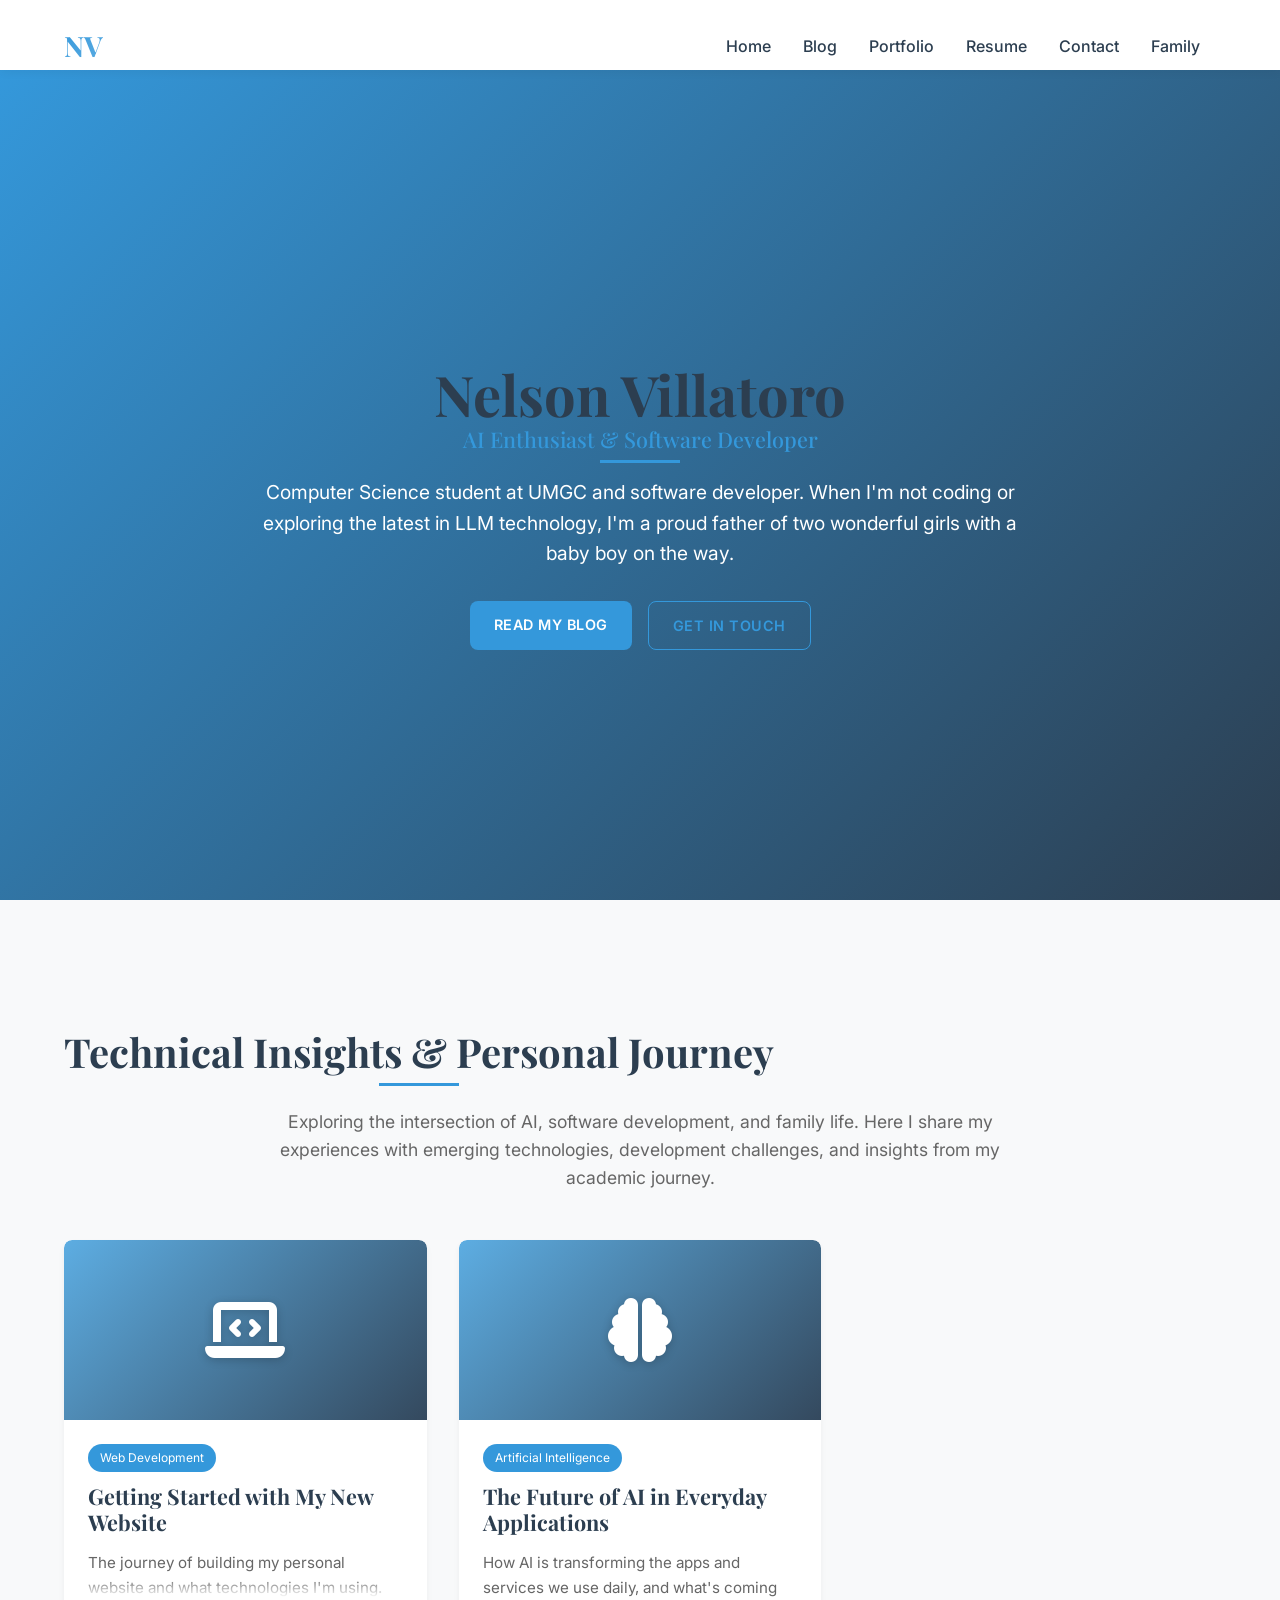
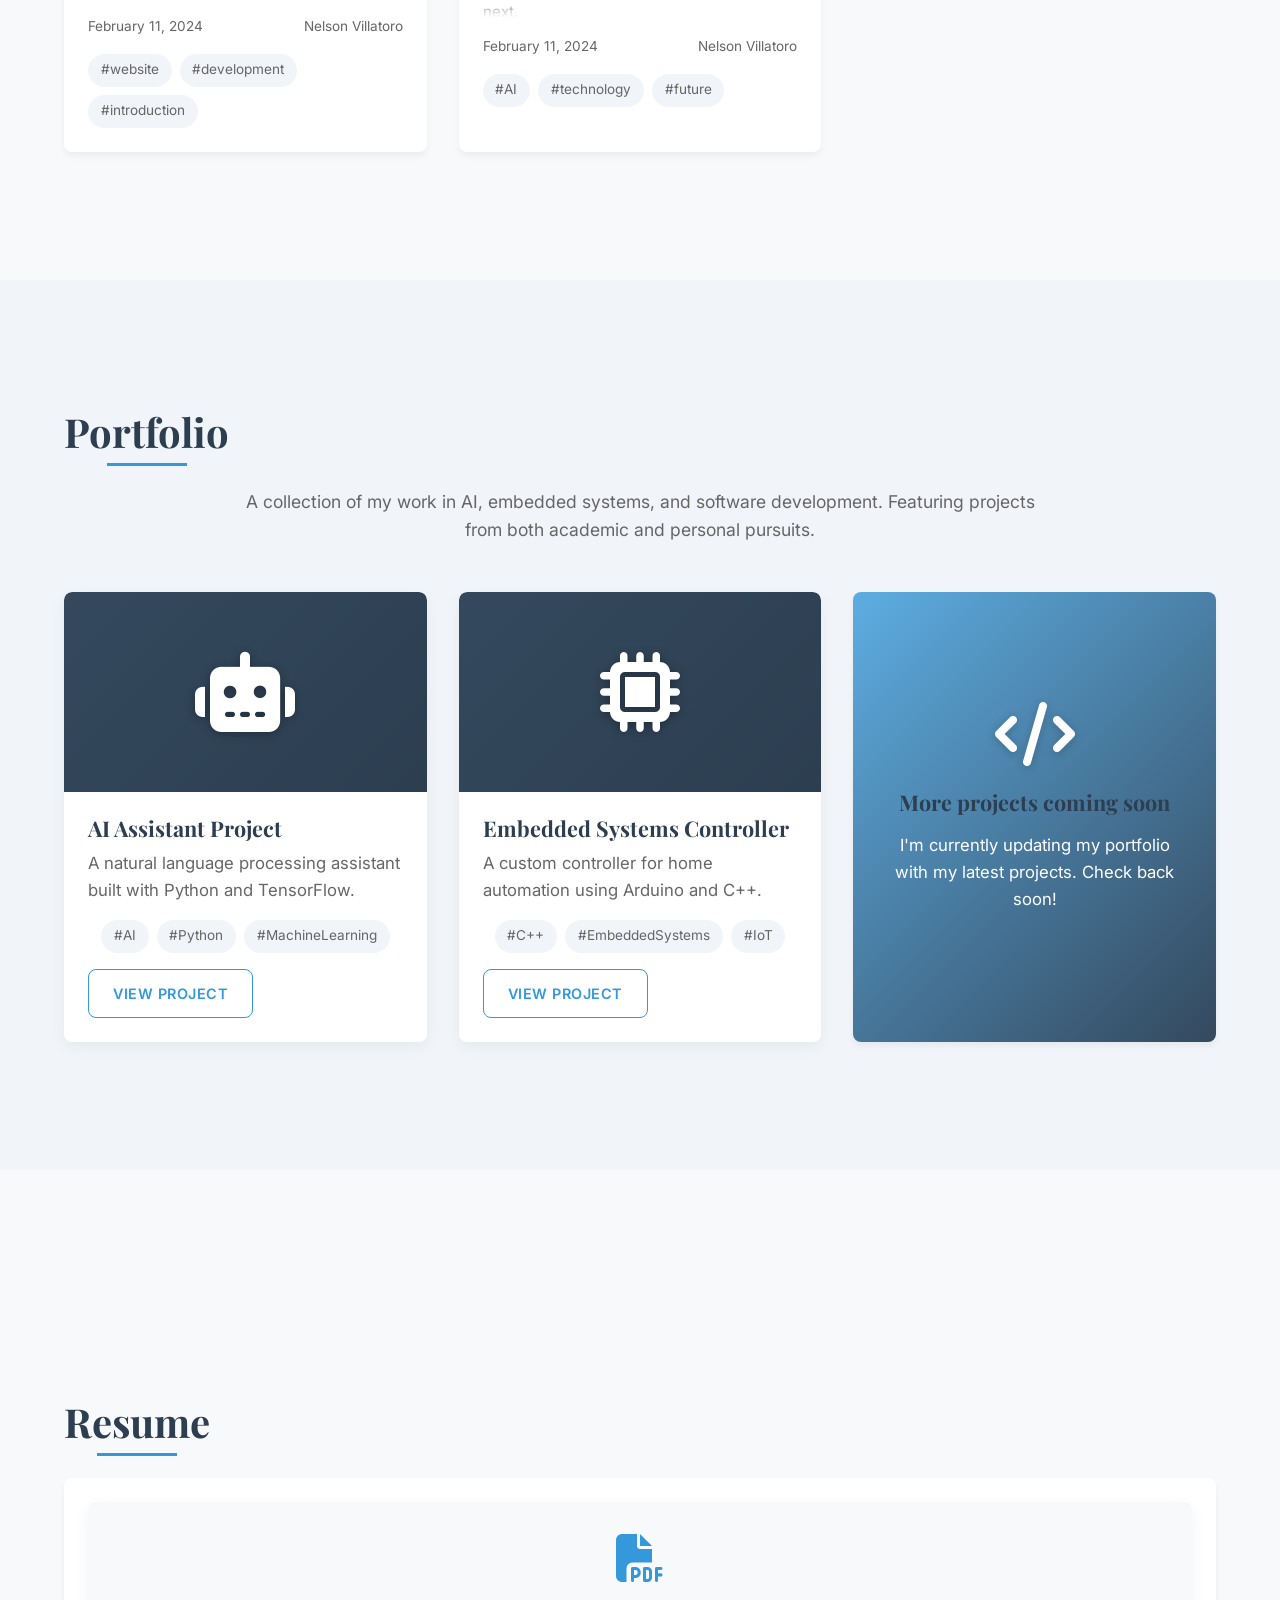
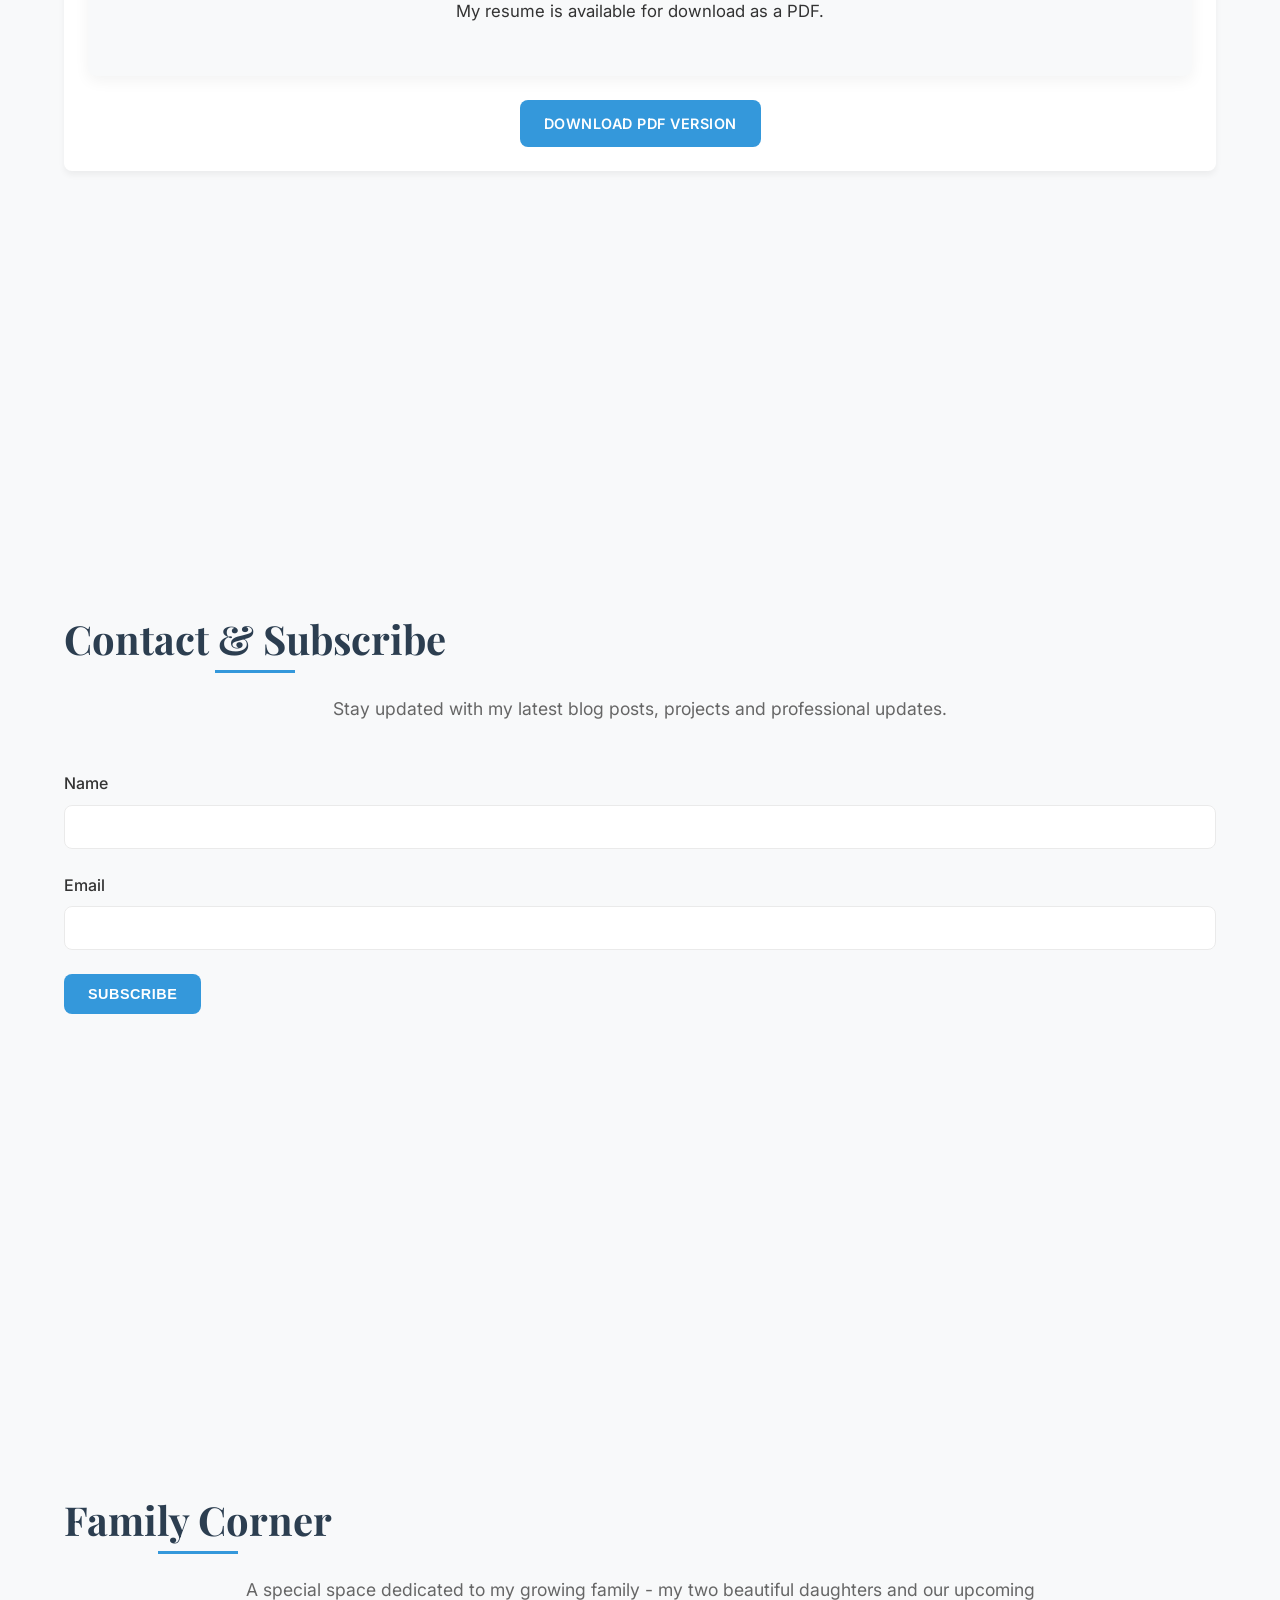
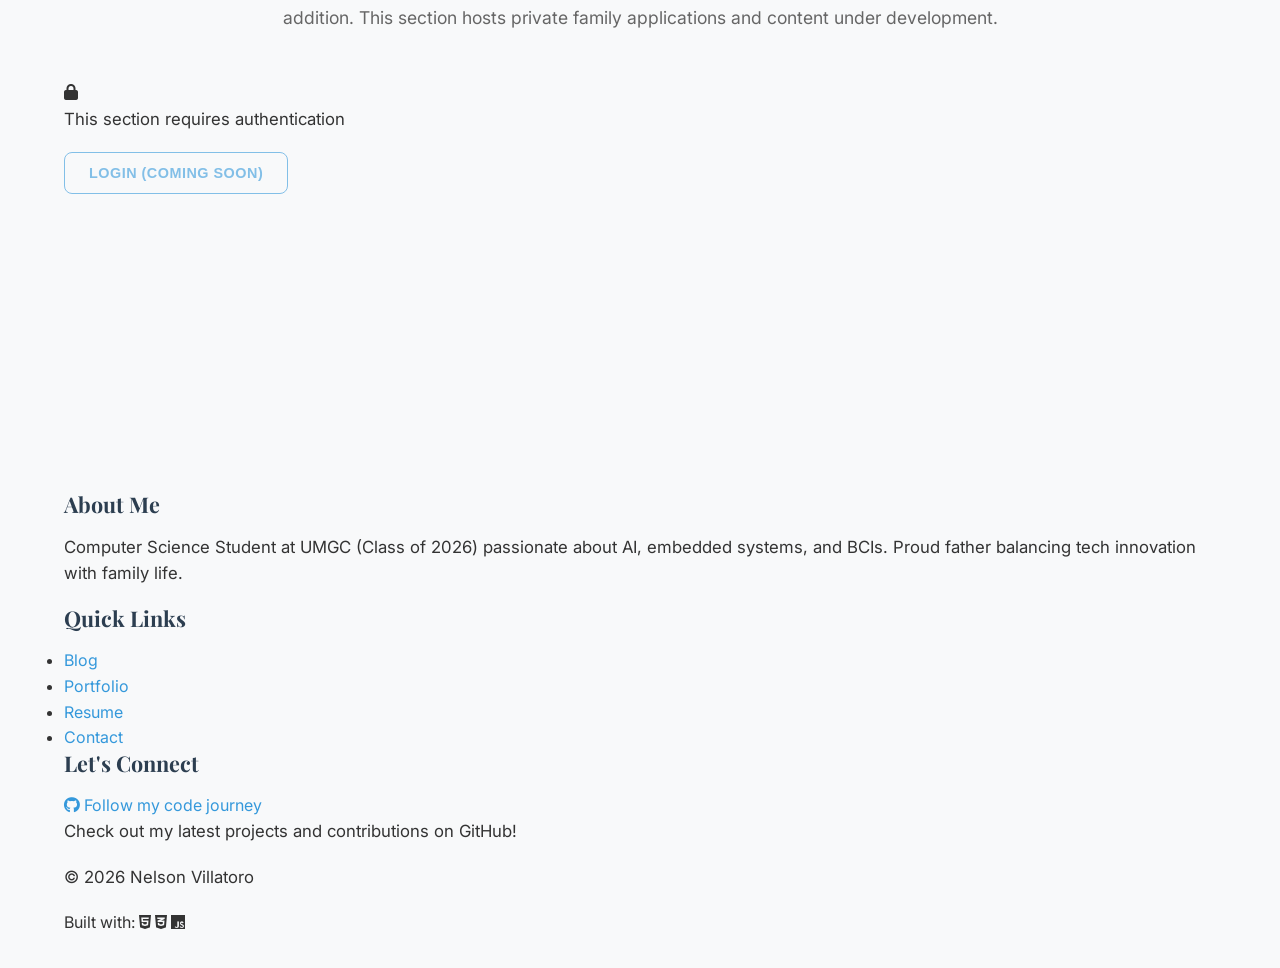
<file: nelsonvillatoro/index.html>
<!DOCTYPE html>
<html lang="en">
  <head>
    <meta charset="UTF-8" />
    <meta name="viewport" content="width=device-width, initial-scale=1.0" />
    <meta
      name="description"
      content="Nelson Villatoro - Computer Science student at UMGC and software developer"
    />
    <title>Nelson Villatoro | Personal Website</title>

    <link
      href="https://fonts.googleapis.com/css2?family=Inter:wght@300;400;500;600;700&family=Playfair+Display:wght@400;700&display=swap"
      rel="stylesheet"
    />

    <link
      rel="stylesheet"
      href="https://cdnjs.cloudflare.com/ajax/libs/font-awesome/6.5.1/css/all.min.css"
    />

    <!-- CSS -->
    <link rel="stylesheet" href="css/style.css" />
  </head>
  <body>
    <header id="header">
      <div class="container">
        <div class="logo">NV</div>
        <nav>
          <ul>
            <li><a href="#home">Home</a></li>
            <li><a href="#blog">Blog</a></li>
            <li><a href="#portfolio">Portfolio</a></li>
            <li><a href="#resume">Resume</a></li>
            <li><a href="#contact">Contact</a></li>
            <li><a href="#private">Family</a></li>
          </ul>
        </nav>
        <div class="menu-toggle">
          <i class="fas fa-bars"></i>
        </div>
      </div>
    </header>

    <section id="home">
      <div class="container">
        <div class="home-content">
          <h1>Nelson Villatoro</h1>
          <h2>AI Enthusiast & Software Developer</h2>
          <p>
            Computer Science student at UMGC and software developer. When I'm
            not coding or exploring the latest in LLM technology, I'm a proud
            father of two wonderful girls with a baby boy on the way.
          </p>
          <div class="home-cta">
            <a href="#blog" class="btn primary">Read My Blog</a>
            <a href="#contact" class="btn secondary">Get In Touch</a>
          </div>
        </div>
      </div>
    </section>

    <section id="blog">
      <div class="container">
        <h2>Technical Insights & Personal Journey</h2>
        <p class="section-intro">
          Exploring the intersection of AI, software development, and family
          life. Here I share my experiences with emerging technologies,
          development challenges, and insights from my academic journey.
        </p>

        <div class="blog-grid">
          <div class="blog-card">
            <div class="blog-card-image blog-icon-container">
              <i class="fas fa-laptop-code"></i>
            </div>
            <div class="blog-card-content">
              <div class="blog-card-category">Web Development</div>
              <h3>Getting Started with My New Website</h3>
              <p class="blog-card-excerpt">
                The journey of building my personal website and what
                technologies I'm using.
              </p>
              <div class="blog-card-meta">
                <span class="blog-card-date">February 11, 2024</span>
                <span class="blog-card-author">Nelson Villatoro</span>
              </div>
              <div class="blog-card-tags">
                <span class="tag">#website</span>
                <span class="tag">#development</span>
                <span class="tag">#introduction</span>
              </div>
            </div>
          </div>

          <div class="blog-card">
            <div class="blog-card-image blog-icon-container">
              <i class="fas fa-brain"></i>
            </div>
            <div class="blog-card-content">
              <div class="blog-card-category">Artificial Intelligence</div>
              <h3>The Future of AI in Everyday Applications</h3>
              <p class="blog-card-excerpt">
                How AI is transforming the apps and services we use daily, and
                what's coming next.
              </p>
              <div class="blog-card-meta">
                <span class="blog-card-date">February 11, 2024</span>
                <span class="blog-card-author">Nelson Villatoro</span>
              </div>
              <div class="blog-card-tags">
                <span class="tag">#AI</span>
                <span class="tag">#technology</span>
                <span class="tag">#future</span>
              </div>
            </div>
          </div>
        </div>
      </div>
    </section>

    <section id="portfolio">
      <div class="container">
        <h2>Portfolio</h2>
        <p class="section-intro">
          A collection of my work in AI, embedded systems, and software
          development. Featuring projects from both academic and personal
          pursuits.
        </p>
        <div class="portfolio-grid">
          <div class="portfolio-item">
            <div class="portfolio-icon-container">
              <i class="fas fa-robot"></i>
            </div>
            <div class="portfolio-content">
              <h3 class="portfolio-title">AI Assistant Project</h3>
              <p class="portfolio-description">
                A natural language processing assistant built with Python and
                TensorFlow.
              </p>
              <div class="portfolio-tags">
                <span class="tag">#AI</span>
                <span class="tag">#Python</span>
                <span class="tag">#MachineLearning</span>
              </div>
              <a href="#" class="btn secondary">View Project</a>
            </div>
          </div>

          <div class="portfolio-item">
            <div class="portfolio-icon-container">
              <i class="fas fa-microchip"></i>
            </div>
            <div class="portfolio-content">
              <h3 class="portfolio-title">Embedded Systems Controller</h3>
              <p class="portfolio-description">
                A custom controller for home automation using Arduino and C++.
              </p>
              <div class="portfolio-tags">
                <span class="tag">#C++</span>
                <span class="tag">#EmbeddedSystems</span>
                <span class="tag">#IoT</span>
              </div>
              <a href="#" class="btn secondary">View Project</a>
            </div>
          </div>

          <div class="portfolio-coming-soon">
            <i class="fas fa-code"></i>
            <h3>More projects coming soon</h3>
            <p>
              I'm currently updating my portfolio with my latest projects. Check
              back soon!
            </p>
          </div>
        </div>
      </div>
    </section>

    <section id="resume">
      <div class="container">
        <h2>Resume</h2>
        <div class="resume-container">
          <div class="resume-preview">
            <div class="resume-placeholder">
              <i
                class="fas fa-file-pdf"
                style="
                  font-size: 3rem;
                  color: var(--primary-color);
                  margin-bottom: 1rem;
                "
              ></i>
              <p>My resume is available for download as a PDF.</p>
            </div>
          </div>
          <a
            href="assets/NelsonVillatoroResume.pdf"
            download
            class="btn primary download-btn"
            >Download PDF Version</a
          >
        </div>
      </div>
    </section>

    <section id="contact">
      <div class="container">
        <h2>Contact & Subscribe</h2>
        <p class="section-intro">
          Stay updated with my latest blog posts, projects and professional
          updates.
        </p>
        <div id="message-container"></div>

        <form id="subscribe-form" action="subscribe.php" method="POST">
          <div class="form-group">
            <label for="name">Name</label>
            <input type="text" id="name" name="name" required />
          </div>

          <div class="form-group">
            <label for="email">Email</label>
            <input type="email" id="email" name="email" required />
          </div>

          <button type="submit" class="btn primary">Subscribe</button>
        </form>
      </div>
    </section>

    <section id="private">
      <div class="container">
        <h2>Family Corner</h2>
        <p class="section-intro">
          A special space dedicated to my growing family - my two beautiful
          daughters and our upcoming addition. This section hosts private family
          applications and content under development.
        </p>
        <div class="family-corner-placeholder">
          <i class="fas fa-lock"></i>
          <p>This section requires authentication</p>
          <button class="btn secondary" disabled>Login (Coming Soon)</button>
        </div>
      </div>
    </section>

    <footer>
      <div class="container footer-content">
        <div class="footer-grid">
          <div class="footer-section">
            <h3>About Me</h3>
            <p>
              Computer Science Student at UMGC (Class of
              <span id="current-year">2027</span>) passionate about AI, embedded
              systems, and BCIs. Proud father balancing tech innovation with
              family life.
            </p>
          </div>

          <div class="footer-section">
            <h3>Quick Links</h3>
            <ul class="footer-links">
              <li><a href="#blog">Blog</a></li>
              <li><a href="#portfolio">Portfolio</a></li>
              <li><a href="#resume">Resume</a></li>
              <li><a href="#contact">Contact</a></li>
            </ul>
          </div>

          <div class="footer-section">
            <h3>Let's Connect</h3>
            <div class="social-links">
              <a
                href="https://github.com/ExhumedCode"
                class="social-icon"
                target="_blank"
                rel="noopener noreferrer"
              >
                <i class="fab fa-github"></i>
                <span>Follow my code journey</span>
              </a>
            </div>
            <p class="github-cta">
              Check out my latest projects and contributions on GitHub!
            </p>
          </div>
        </div>

        <div class="footer-bottom">
          <p>
            &copy; <span id="current-year-footer">2024</span> Nelson Villatoro
          </p>
          <div class="tech-stack">
            <span>Built with:</span>
            <i class="fab fa-html5" title="HTML5"></i>
            <i class="fab fa-css3-alt" title="CSS3"></i>
            <i class="fab fa-js" title="JavaScript"></i>
          </div>
        </div>
      </div>
    </footer>

    <script src="js/script.js"></script>
  </body>
</html>
</file>
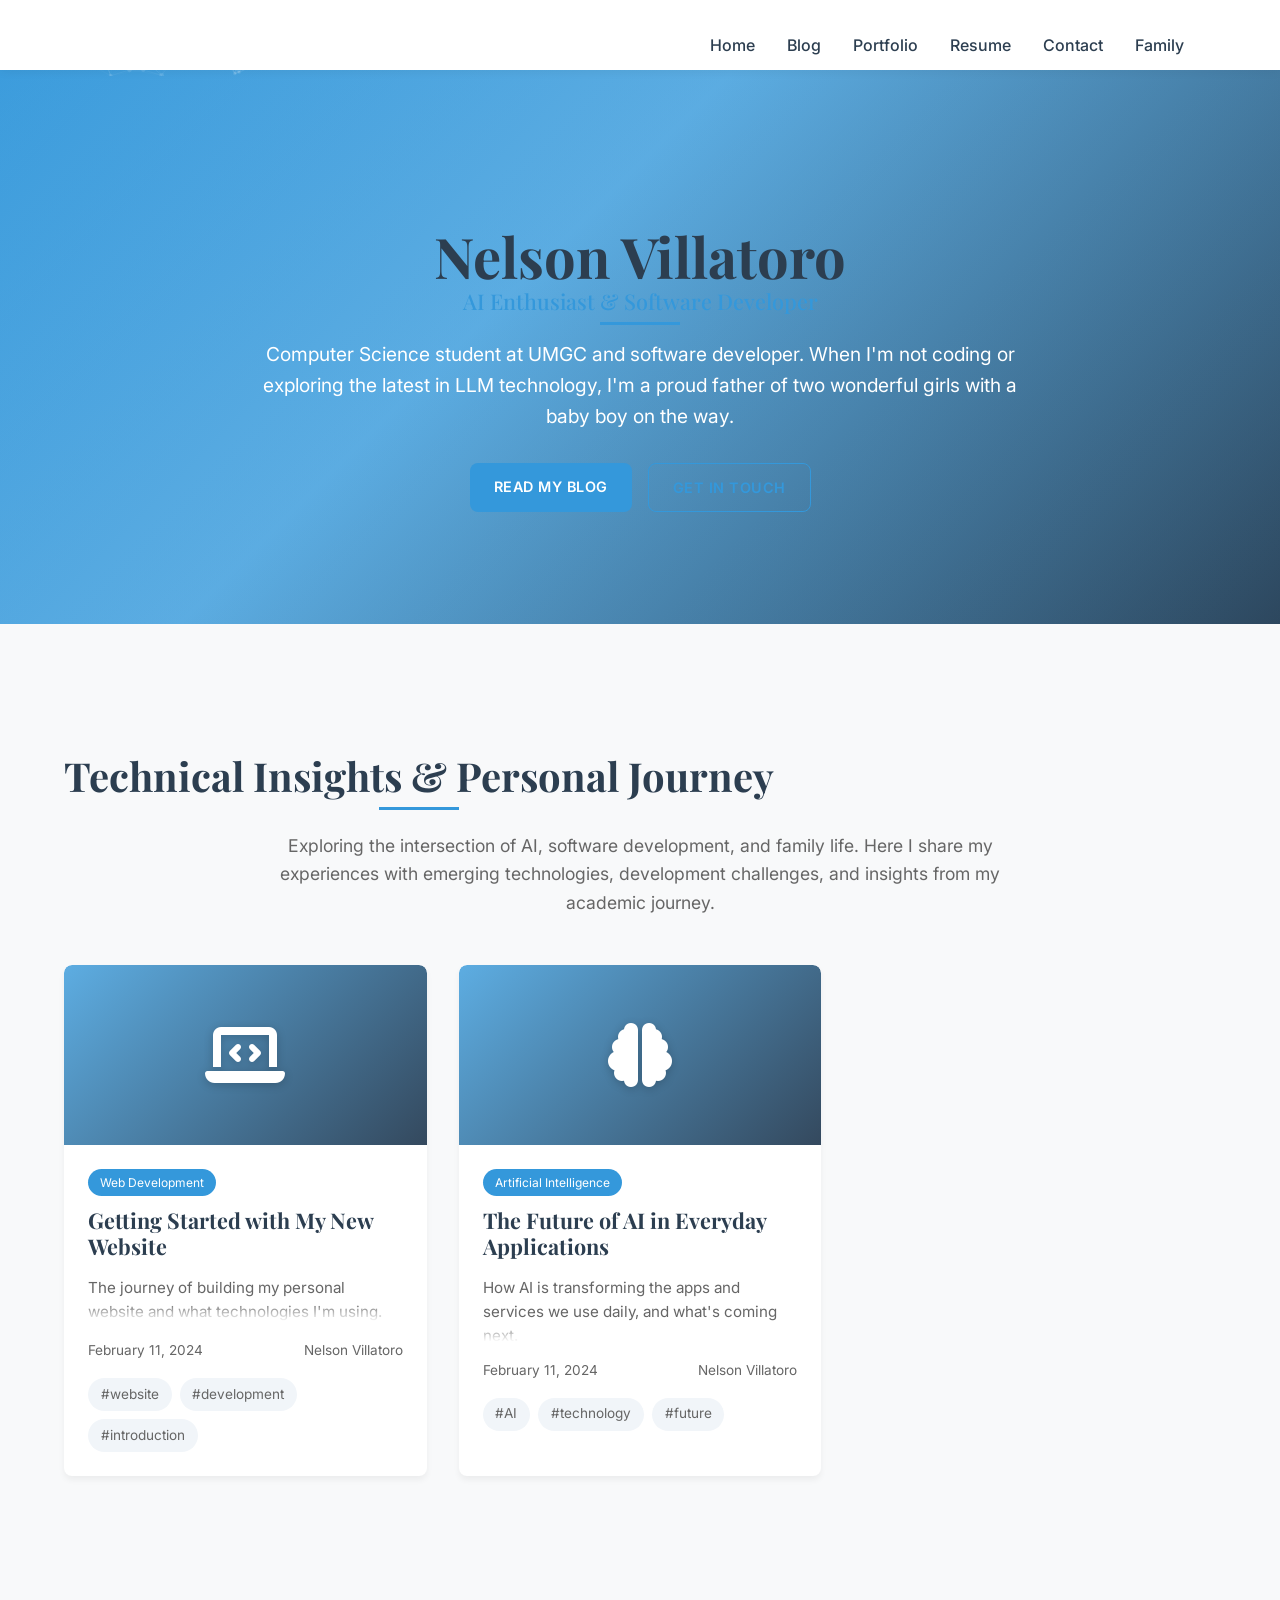
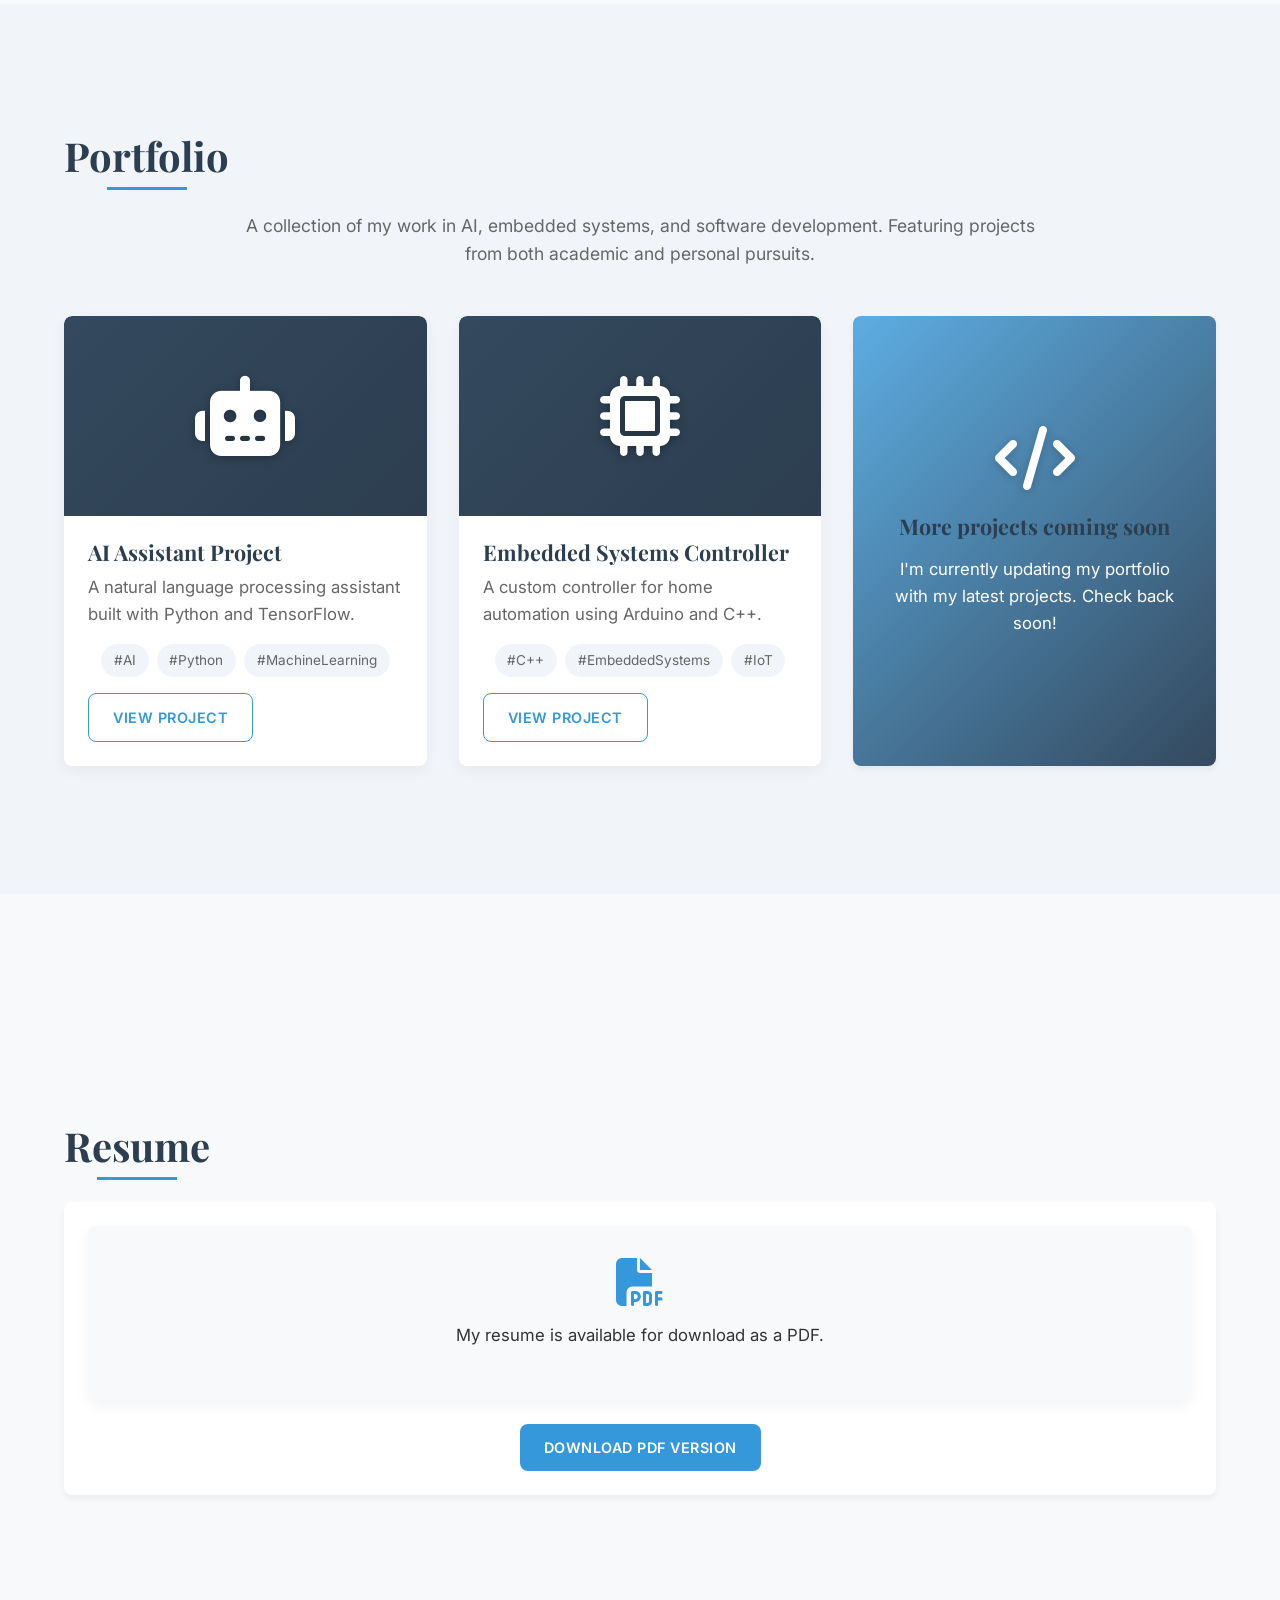
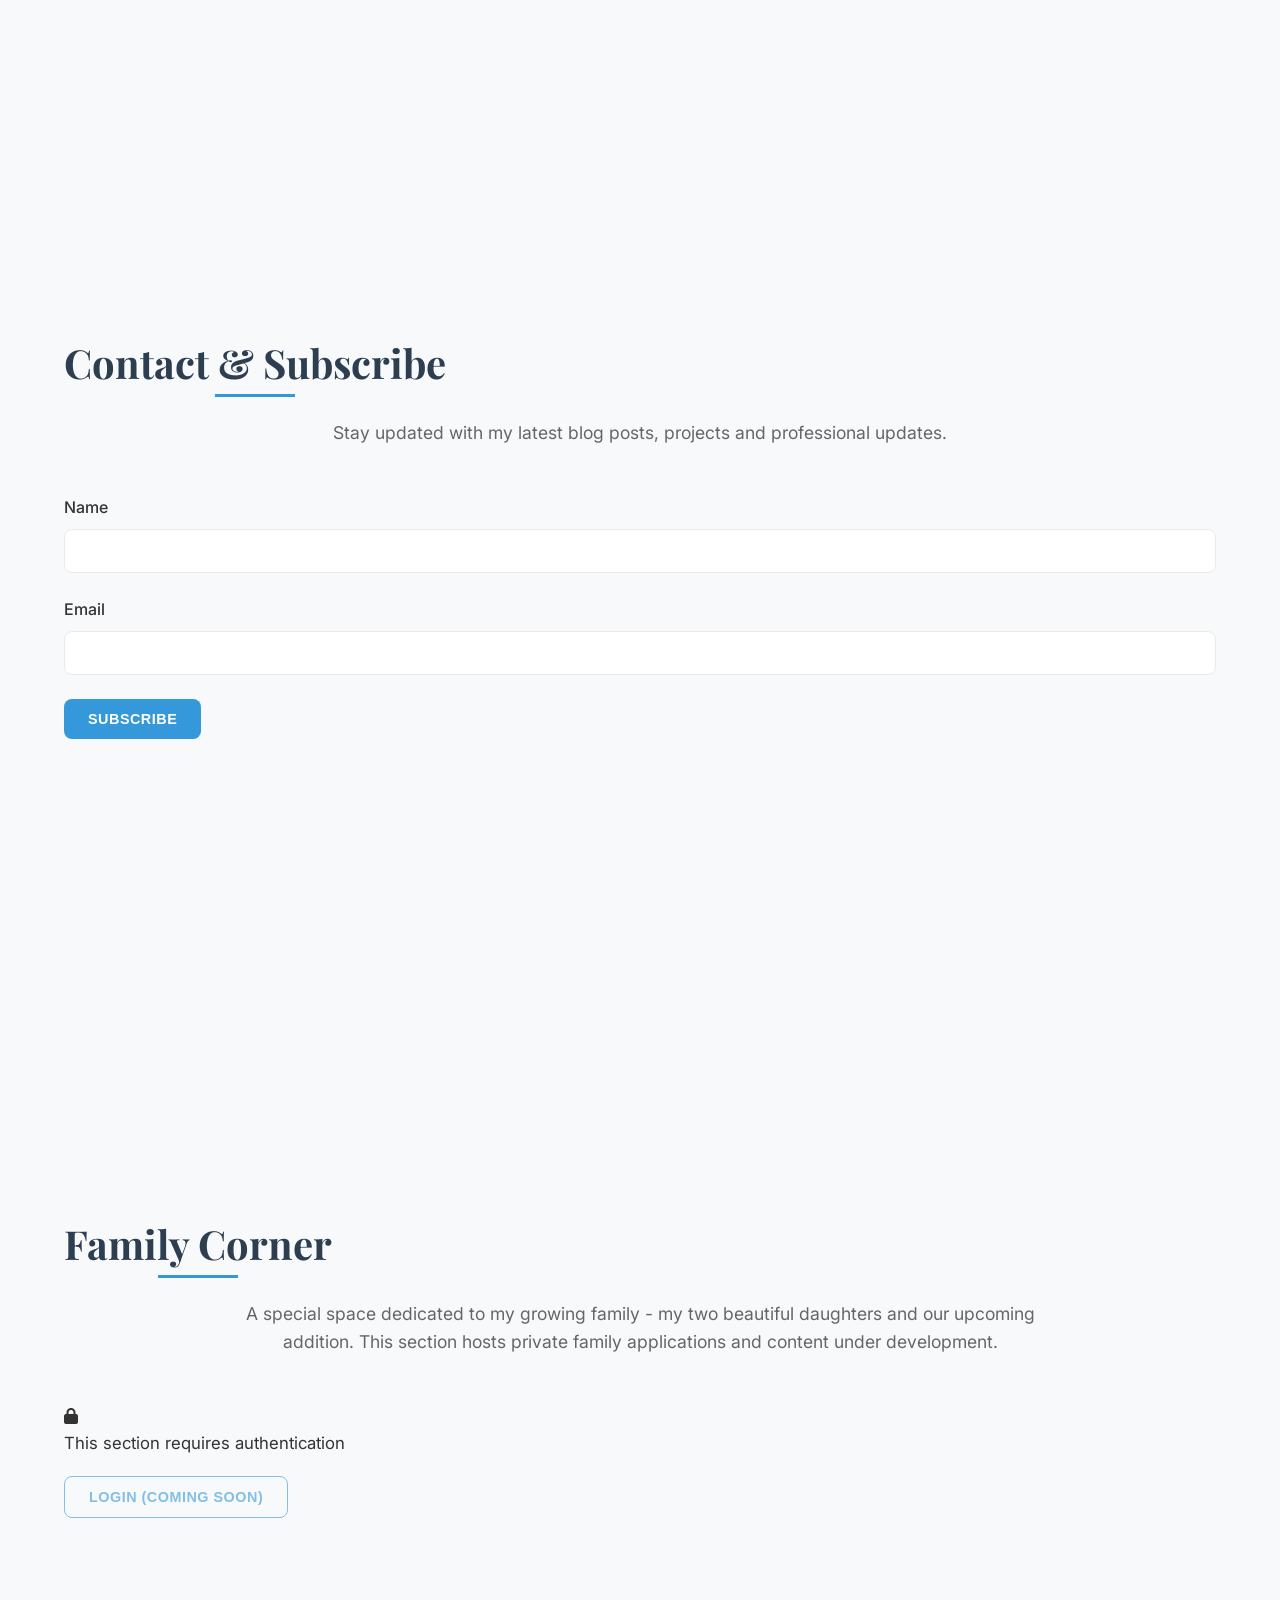
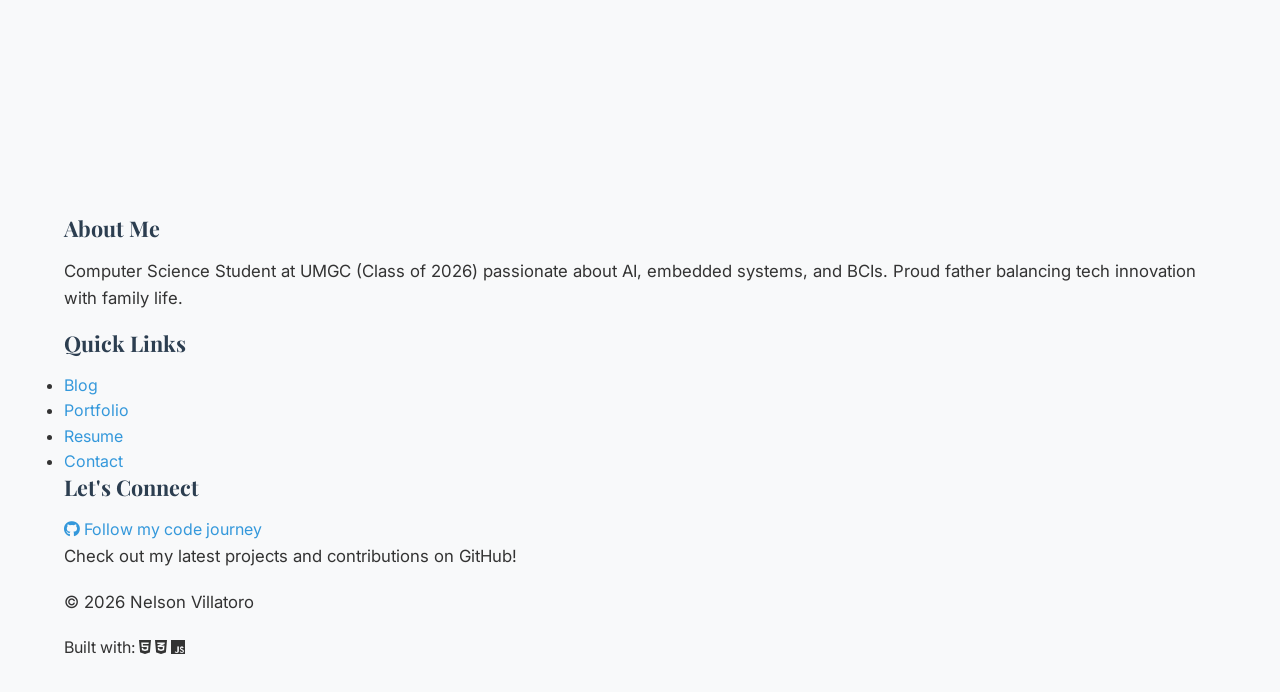
<file: nelsonvillatoroV2/index.html>
<!DOCTYPE html>
<html lang="en">
  <head>
    <meta charset="UTF-8" />
    <meta name="viewport" content="width=device-width, initial-scale=1.0" />
    <meta
      name="description"
      content="Nelson Villatoro - Computer Science student at UMGC and software developer"
    />
    <title>Nelson Villatoro | Personal Website</title>

    <link
      href="https://fonts.googleapis.com/css2?family=Inter:wght@300;400;500;600;700&family=Playfair+Display:wght@400;700&display=swap"
      rel="stylesheet"
    />

    <link
      rel="stylesheet"
      href="https://cdnjs.cloudflare.com/ajax/libs/font-awesome/6.5.1/css/all.min.css"
    />

    <!-- CSS -->
    <link rel="stylesheet" href="css/style.css" />
    <link rel="stylesheet" href="css/banner-animation.css" />

    <!-- JavaScript for banner animation will be loaded after content -->
  </head>
  <body>
    <header id="header">
      <div class="container">
        <div id="banner-animation" class="logo-animation"></div>
        <nav>
          <ul>
            <li><a href="#home">Home</a></li>
            <li><a href="#blog">Blog</a></li>
            <li><a href="#portfolio">Portfolio</a></li>
            <li><a href="#resume">Resume</a></li>
            <li><a href="#contact">Contact</a></li>
            <li><a href="#private">Family</a></li>
          </ul>
        </nav>
        <div class="menu-toggle">
          <i class="fas fa-bars"></i>
        </div>
      </div>
    </header>

    <section id="home">
      <div class="banner-bg"></div>
      <div class="banner-bg-pulse"></div>
      <div class="container">
        <div class="home-content">
          <h1>Nelson Villatoro</h1>
          <h2>AI Enthusiast & Software Developer</h2>
          <p>
            Computer Science student at UMGC and software developer. When I'm
            not coding or exploring the latest in LLM technology, I'm a proud
            father of two wonderful girls with a baby boy on the way.
          </p>
          <div class="home-cta">
            <a href="#blog" class="btn primary">Read My Blog</a>
            <a href="#contact" class="btn secondary">Get In Touch</a>
          </div>
        </div>
      </div>
    </section>

    <section id="blog">
      <div class="container">
        <h2>Technical Insights & Personal Journey</h2>
        <p class="section-intro">
          Exploring the intersection of AI, software development, and family
          life. Here I share my experiences with emerging technologies,
          development challenges, and insights from my academic journey.
        </p>

        <div class="blog-grid">
          <div class="blog-card">
            <div class="blog-card-image blog-icon-container">
              <i class="fas fa-laptop-code"></i>
            </div>
            <div class="blog-card-content">
              <div class="blog-card-category">Web Development</div>
              <h3>Getting Started with My New Website</h3>
              <p class="blog-card-excerpt">
                The journey of building my personal website and what
                technologies I'm using.
              </p>
              <div class="blog-card-meta">
                <span class="blog-card-date">February 11, 2024</span>
                <span class="blog-card-author">Nelson Villatoro</span>
              </div>
              <div class="blog-card-tags">
                <span class="tag">#website</span>
                <span class="tag">#development</span>
                <span class="tag">#introduction</span>
              </div>
            </div>
          </div>

          <div class="blog-card">
            <div class="blog-card-image blog-icon-container">
              <i class="fas fa-brain"></i>
            </div>
            <div class="blog-card-content">
              <div class="blog-card-category">Artificial Intelligence</div>
              <h3>The Future of AI in Everyday Applications</h3>
              <p class="blog-card-excerpt">
                How AI is transforming the apps and services we use daily, and
                what's coming next.
              </p>
              <div class="blog-card-meta">
                <span class="blog-card-date">February 11, 2024</span>
                <span class="blog-card-author">Nelson Villatoro</span>
              </div>
              <div class="blog-card-tags">
                <span class="tag">#AI</span>
                <span class="tag">#technology</span>
                <span class="tag">#future</span>
              </div>
            </div>
          </div>
        </div>
      </div>
    </section>

    <section id="portfolio">
      <div class="container">
        <h2>Portfolio</h2>
        <p class="section-intro">
          A collection of my work in AI, embedded systems, and software
          development. Featuring projects from both academic and personal
          pursuits.
        </p>
        <div class="portfolio-grid">
          <div class="portfolio-item">
            <div class="portfolio-icon-container">
              <i class="fas fa-robot"></i>
            </div>
            <div class="portfolio-content">
              <h3 class="portfolio-title">AI Assistant Project</h3>
              <p class="portfolio-description">
                A natural language processing assistant built with Python and
                TensorFlow.
              </p>
              <div class="portfolio-tags">
                <span class="tag">#AI</span>
                <span class="tag">#Python</span>
                <span class="tag">#MachineLearning</span>
              </div>
              <a href="#" class="btn secondary">View Project</a>
            </div>
          </div>

          <div class="portfolio-item">
            <div class="portfolio-icon-container">
              <i class="fas fa-microchip"></i>
            </div>
            <div class="portfolio-content">
              <h3 class="portfolio-title">Embedded Systems Controller</h3>
              <p class="portfolio-description">
                A custom controller for home automation using Arduino and C++.
              </p>
              <div class="portfolio-tags">
                <span class="tag">#C++</span>
                <span class="tag">#EmbeddedSystems</span>
                <span class="tag">#IoT</span>
              </div>
              <a href="#" class="btn secondary">View Project</a>
            </div>
          </div>

          <div class="portfolio-coming-soon">
            <i class="fas fa-code"></i>
            <h3>More projects coming soon</h3>
            <p>
              I'm currently updating my portfolio with my latest projects. Check
              back soon!
            </p>
          </div>
        </div>
      </div>
    </section>

    <section id="resume">
      <div class="container">
        <h2>Resume</h2>
        <div class="resume-container">
          <div class="resume-preview">
            <div class="resume-placeholder">
              <i
                class="fas fa-file-pdf"
                style="
                  font-size: 3rem;
                  color: var(--primary-color);
                  margin-bottom: 1rem;
                "
              ></i>
              <p>My resume is available for download as a PDF.</p>
            </div>
          </div>
          <a
            href="assets/NelsonVillatoroResume.pdf"
            download
            class="btn primary download-btn"
            >Download PDF Version</a
          >
        </div>
      </div>
    </section>

    <section id="contact">
      <div class="container">
        <h2>Contact & Subscribe</h2>
        <p class="section-intro">
          Stay updated with my latest blog posts, projects and professional
          updates.
        </p>
        <div id="message-container"></div>

        <form id="subscribe-form" action="subscribe.php" method="POST">
          <div class="form-group">
            <label for="name">Name</label>
            <input type="text" id="name" name="name" required />
          </div>

          <div class="form-group">
            <label for="email">Email</label>
            <input type="email" id="email" name="email" required />
          </div>

          <button type="submit" class="btn primary">Subscribe</button>
        </form>
      </div>
    </section>

    <section id="private">
      <div class="container">
        <h2>Family Corner</h2>
        <p class="section-intro">
          A special space dedicated to my growing family - my two beautiful
          daughters and our upcoming addition. This section hosts private family
          applications and content under development.
        </p>
        <div class="family-corner-placeholder">
          <i class="fas fa-lock"></i>
          <p>This section requires authentication</p>
          <button class="btn secondary" disabled>Login (Coming Soon)</button>
        </div>
      </div>
    </section>

    <footer>
      <div class="container footer-content">
        <div class="footer-grid">
          <div class="footer-section">
            <h3>About Me</h3>
            <p>
              Computer Science Student at UMGC (Class of
              <span id="current-year">2027</span>) passionate about AI, embedded
              systems, and BCIs. Proud father balancing tech innovation with
              family life.
            </p>
          </div>

          <div class="footer-section">
            <h3>Quick Links</h3>
            <ul class="footer-links">
              <li><a href="#blog">Blog</a></li>
              <li><a href="#portfolio">Portfolio</a></li>
              <li><a href="#resume">Resume</a></li>
              <li><a href="#contact">Contact</a></li>
            </ul>
          </div>

          <div class="footer-section">
            <h3>Let's Connect</h3>
            <div class="social-links">
              <a
                href="https://github.com/ExhumedCode"
                class="social-icon"
                target="_blank"
                rel="noopener noreferrer"
              >
                <i class="fab fa-github"></i>
                <span>Follow my code journey</span>
              </a>
            </div>
            <p class="github-cta">
              Check out my latest projects and contributions on GitHub!
            </p>
          </div>
        </div>

        <div class="footer-bottom">
          <p>
            &copy; <span id="current-year-footer">2024</span> Nelson Villatoro
          </p>
          <div class="tech-stack">
            <span>Built with:</span>
            <i class="fab fa-html5" title="HTML5"></i>
            <i class="fab fa-css3-alt" title="CSS3"></i>
            <i class="fab fa-js" title="JavaScript"></i>
          </div>
        </div>
      </div>
    </footer>

    <script src="js/script.js"></script>
    <script src="assets/js/banner-animation.js"></script>
  </body>
</html>
</file>
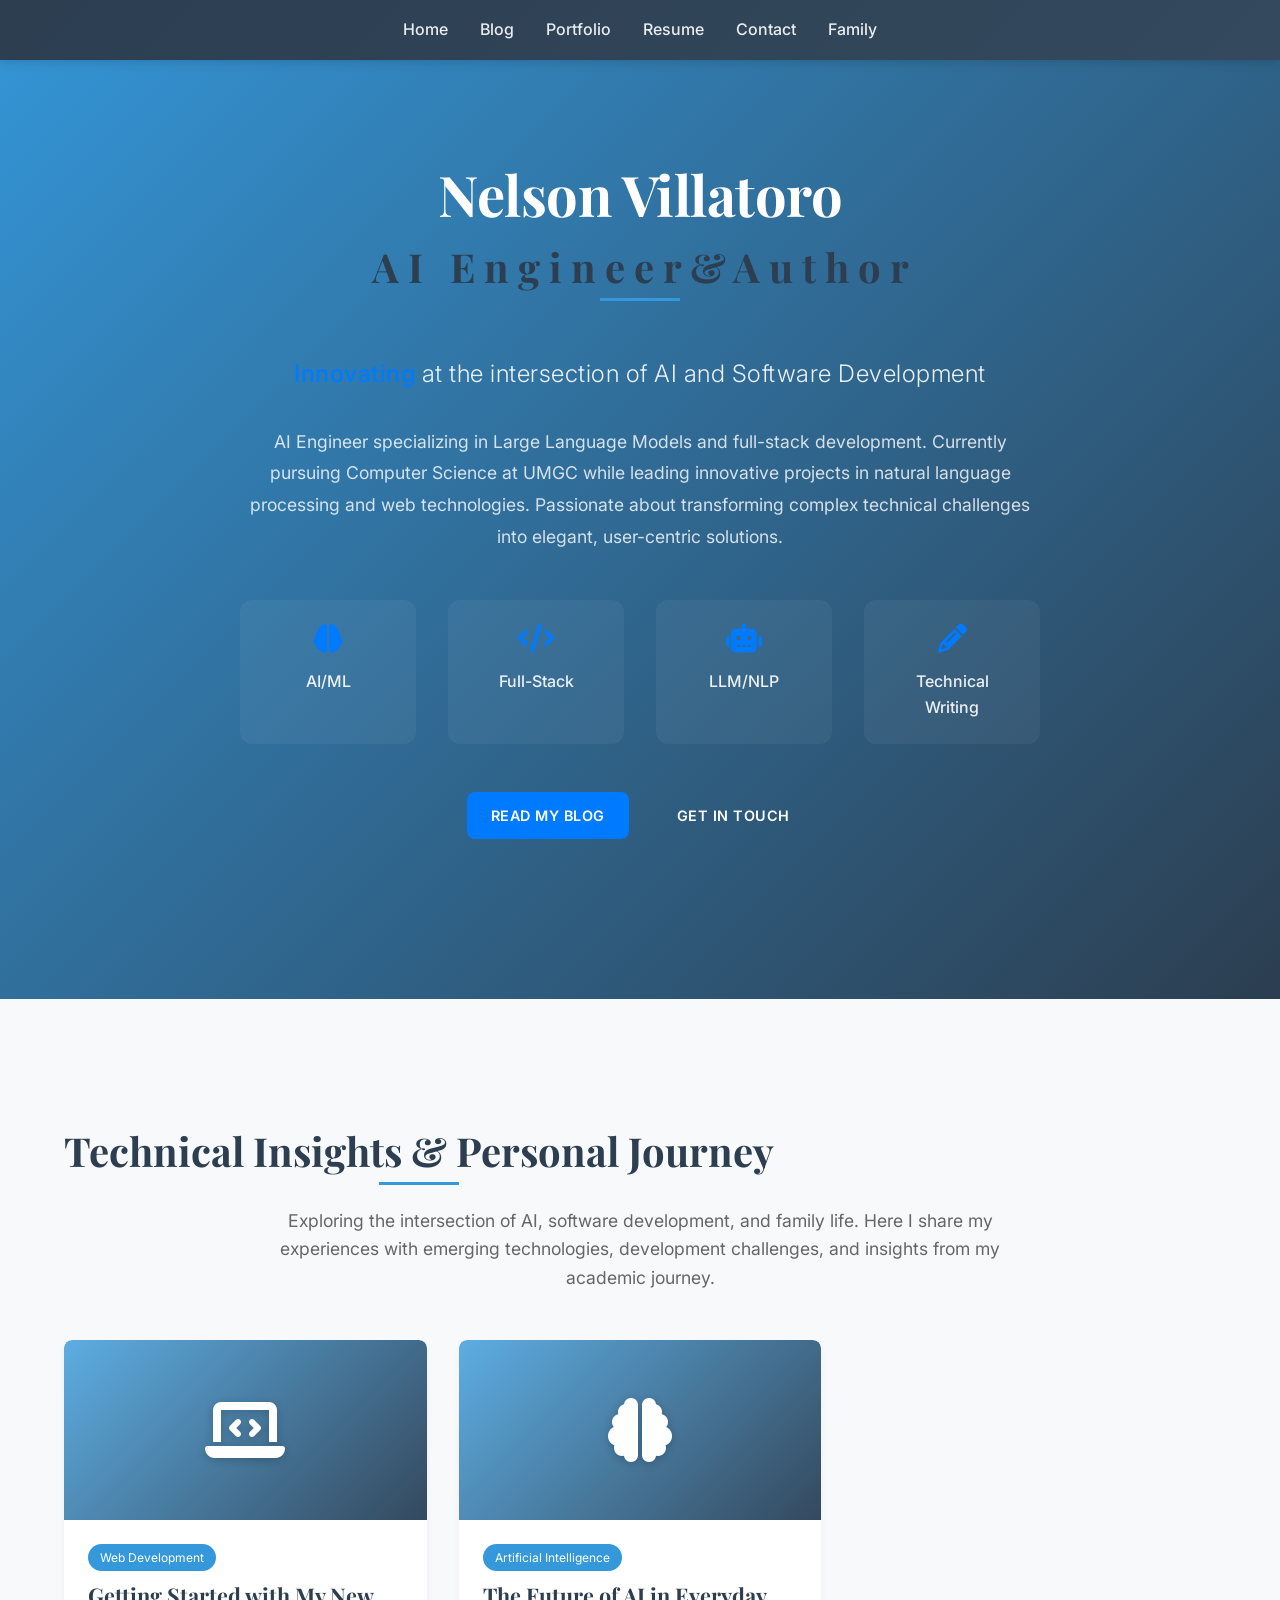
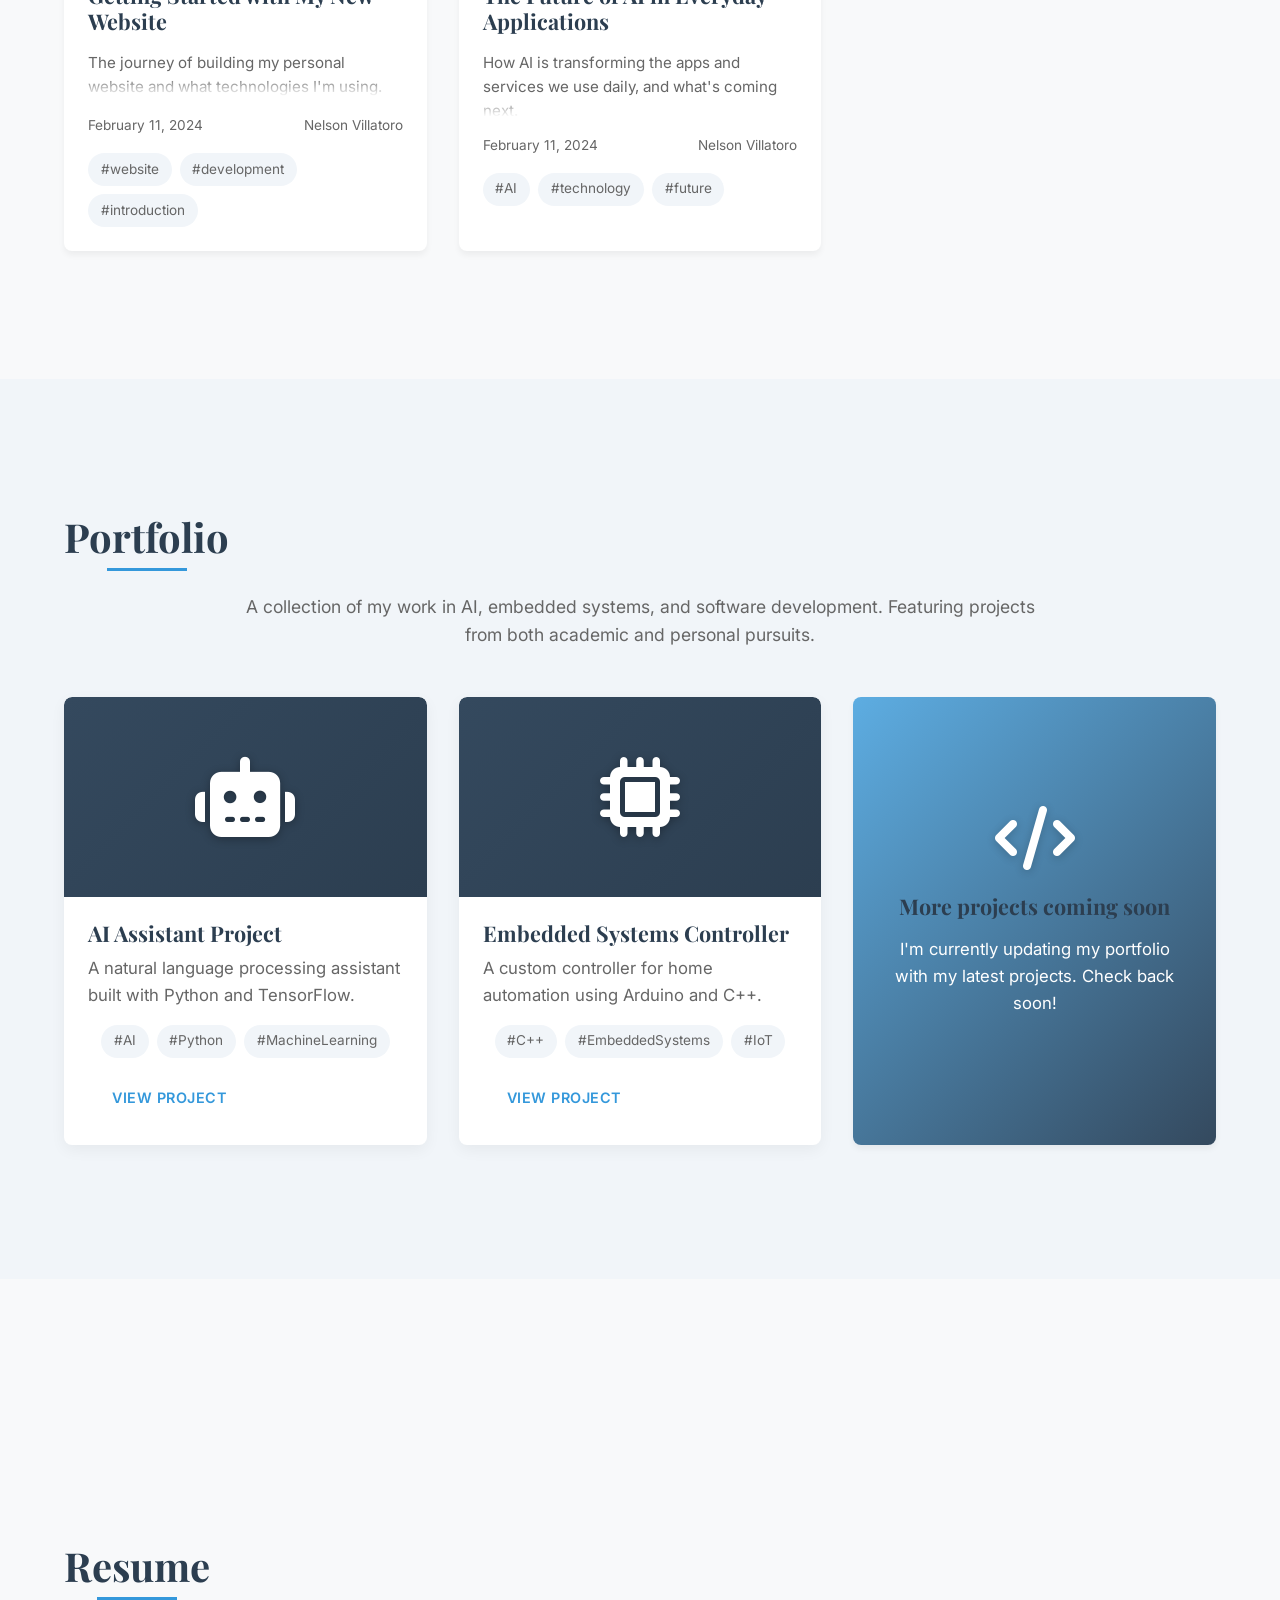
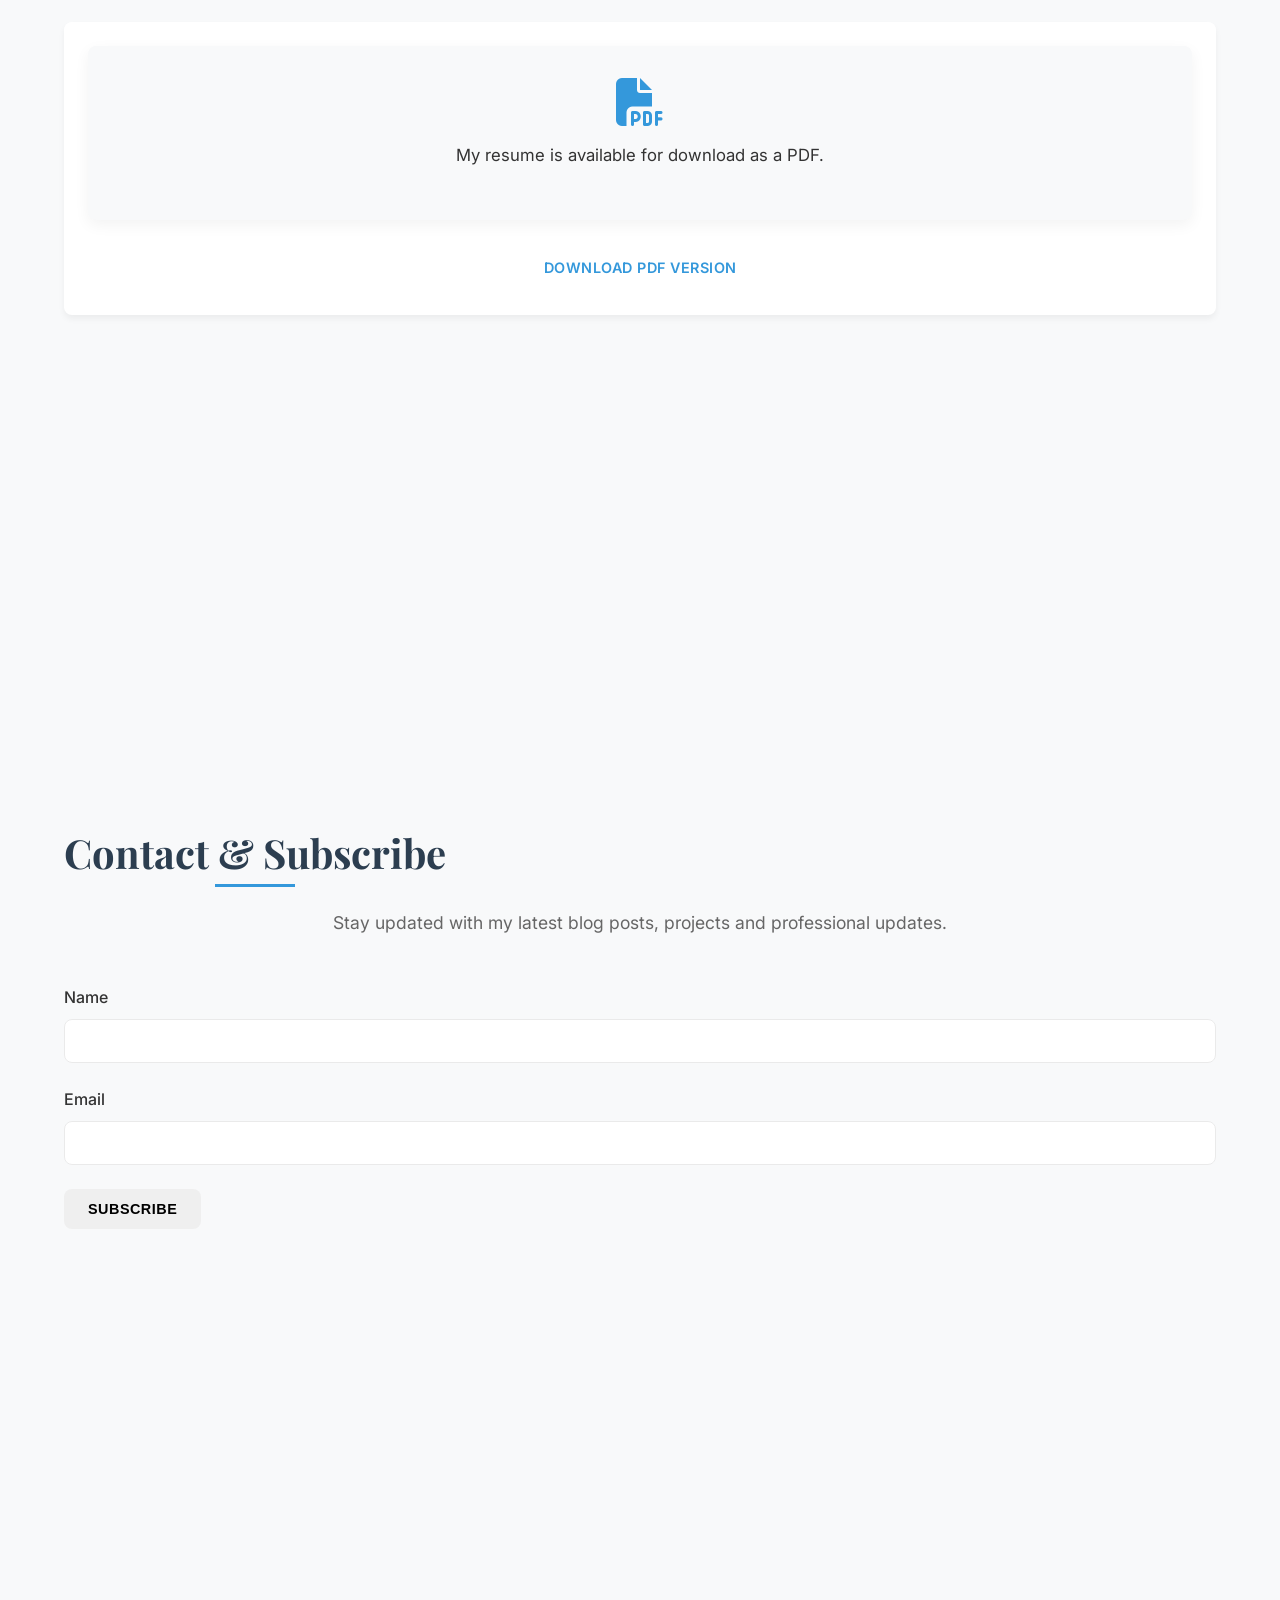
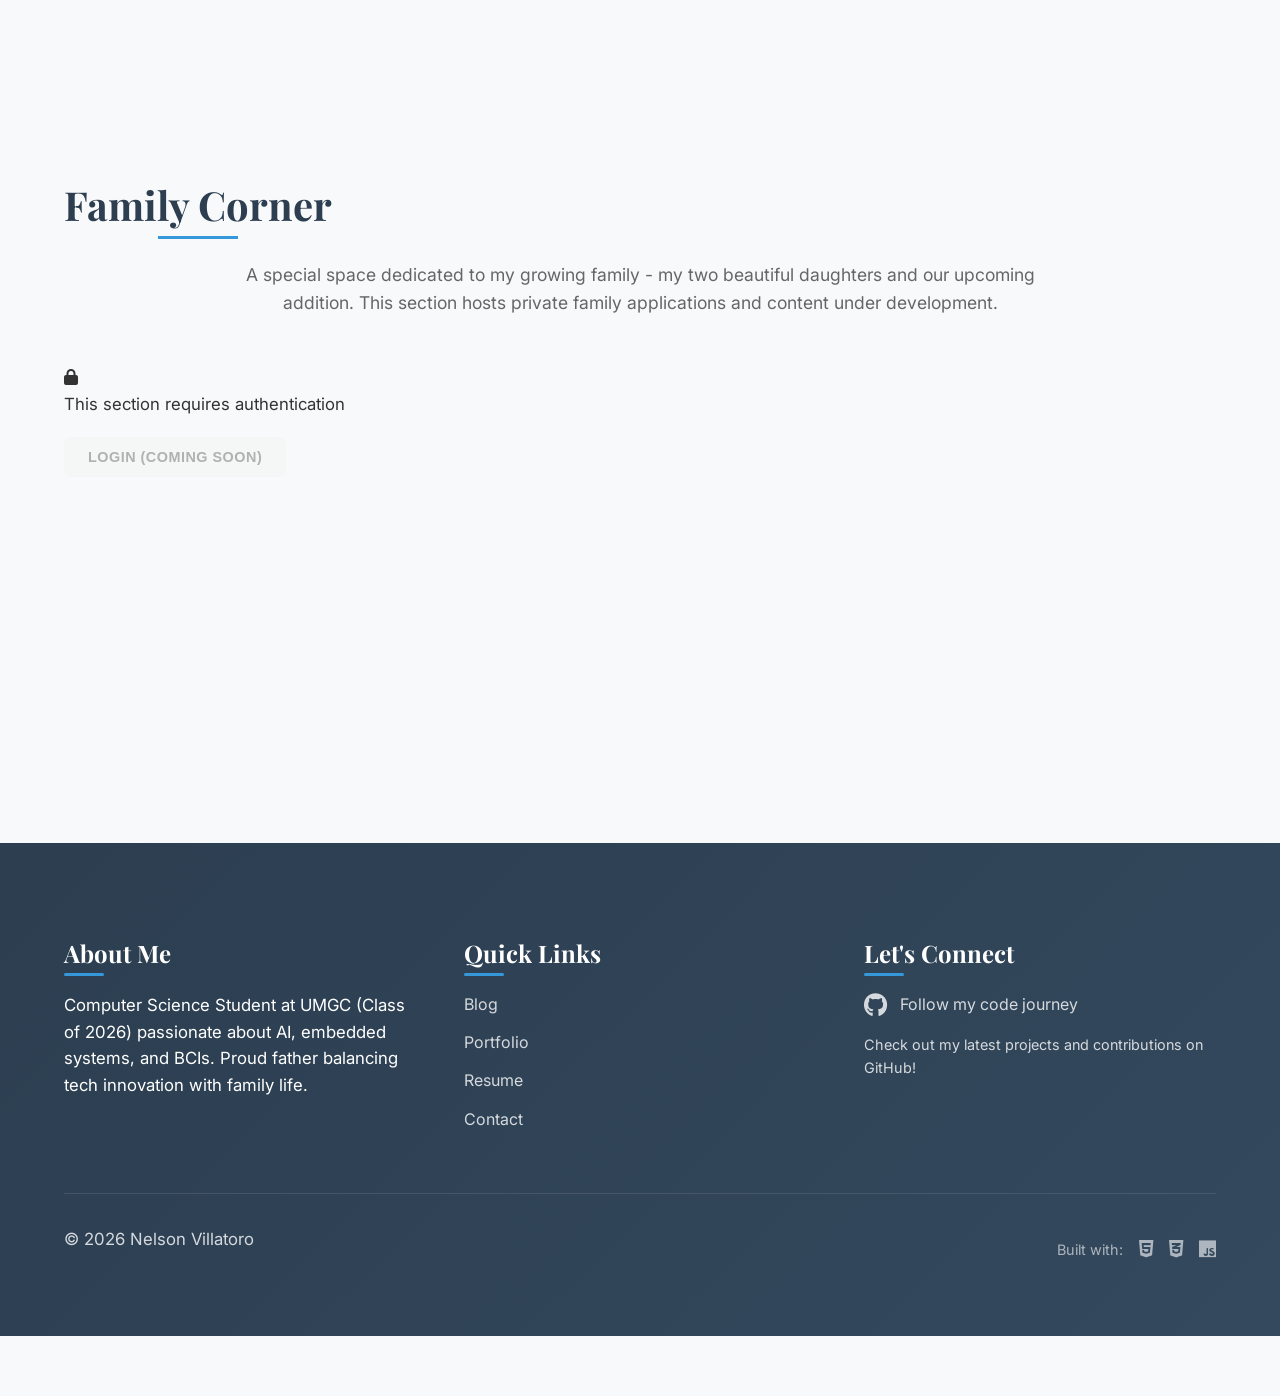
<file: nelsonvillatoroV3/index.html>
<!DOCTYPE html>
<html lang="en">
  <head>
    <meta charset="UTF-8" />
    <meta name="viewport" content="width=device-width, initial-scale=1.0" />
    <meta
      name="description"
      content="Nelson Villatoro - Computer Science student at UMGC and software developer"
    />
    <title>Nelson Villatoro | Personal Website</title>

    <link
      href="https://fonts.googleapis.com/css2?family=Inter:wght@300;400;500;600;700&family=Playfair+Display:wght@400;700&display=swap"
      rel="stylesheet"
    />

    <link
      rel="stylesheet"
      href="https://cdnjs.cloudflare.com/ajax/libs/font-awesome/6.5.1/css/all.min.css"
    />

    <!-- CSS -->
    <link rel="stylesheet" href="css/style.css" />
    
    <!-- JavaScript -->
    <script src="js/main.js" defer></script>
  </head>
  <body>
    <header id="header">
      <div class="container">
        <nav>
          <ul>
            <li><a href="#home">Home</a></li>
            <li><a href="#blog">Blog</a></li>
            <li><a href="#portfolio">Portfolio</a></li>
            <li><a href="#resume">Resume</a></li>
            <li><a href="#contact">Contact</a></li>
            <li><a href="#private">Family</a></li>
          </ul>
          <button class="menu-toggle">
            <i class="fas fa-bars"></i>
          </button>
        </nav>
      </div>
    </header>
    <div class="menu-overlay"></div>

    <section id="home">
      <div class="container">
        <div class="home-content">
          <h1 class="typewriter">Nelson Villatoro</h1>
          <h2 class="ai-title">
            <span class="ai-text">
              <span class="char-wrapper"><span class="char">A</span></span>
              <span class="char-wrapper"><span class="char">I</span></span>
              <span class="char-wrapper"><span class="char">&nbsp;</span></span>
              <span class="char-wrapper"><span class="char">E</span></span>
              <span class="char-wrapper"><span class="char">n</span></span>
              <span class="char-wrapper"><span class="char">g</span></span>
              <span class="char-wrapper"><span class="char">i</span></span>
              <span class="char-wrapper"><span class="char">n</span></span>
              <span class="char-wrapper"><span class="char">e</span></span>
              <span class="char-wrapper"><span class="char">e</span></span>
              <span class="char-wrapper"><span class="char">r</span></span>
            </span>
            <span class="separator">&</span>
            <span class="author-text">
              <span class="char-wrapper"><span class="char">A</span></span>
              <span class="char-wrapper"><span class="char">u</span></span>
              <span class="char-wrapper"><span class="char">t</span></span>
              <span class="char-wrapper"><span class="char">h</span></span>
              <span class="char-wrapper"><span class="char">o</span></span>
              <span class="char-wrapper"><span class="char">r</span></span>
            </span>
          </h2>
          <div class="tagline">
            <span class="highlight">Innovating</span> at the intersection of AI and Software Development
          </div>
          <p class="bio">
            AI Engineer specializing in Large Language Models and full-stack development. Currently pursuing Computer Science at UMGC while leading innovative projects in natural language processing and web technologies. Passionate about transforming complex technical challenges into elegant, user-centric solutions.
          </p>
          <div class="expertise-grid">
            <div class="expertise-item">
              <i class="fas fa-brain"></i>
              <span>AI/ML</span>
            </div>
            <div class="expertise-item">
              <i class="fas fa-code"></i>
              <span>Full-Stack</span>
            </div>
            <div class="expertise-item">
              <i class="fas fa-robot"></i>
              <span>LLM/NLP</span>
            </div>
            <div class="expertise-item">
              <i class="fas fa-pencil-alt"></i>
              <span>Technical Writing</span>
            </div>
          </div>
          <div class="home-cta">
            <a href="#blog" class="btn btn-primary">Read My Blog</a>
            <a href="#contact" class="btn btn-secondary">Get In Touch</a>
          </div>
        </div>
      </div>
    </section>

    <section id="blog">
      <div class="container">
        <h2>Technical Insights & Personal Journey</h2>
        <p class="section-intro">
          Exploring the intersection of AI, software development, and family
          life. Here I share my experiences with emerging technologies,
          development challenges, and insights from my academic journey.
        </p>

        <div class="blog-grid">
          <div class="blog-card">
            <div class="blog-card-image blog-icon-container">
              <i class="fas fa-laptop-code"></i>
            </div>
            <div class="blog-card-content">
              <div class="blog-card-category">Web Development</div>
              <h3>Getting Started with My New Website</h3>
              <p class="blog-card-excerpt">
                The journey of building my personal website and what
                technologies I'm using.
              </p>
              <div class="blog-card-meta">
                <span class="blog-card-date">February 11, 2024</span>
                <span class="blog-card-author">Nelson Villatoro</span>
              </div>
              <div class="blog-card-tags">
                <span class="tag">#website</span>
                <span class="tag">#development</span>
                <span class="tag">#introduction</span>
              </div>
            </div>
          </div>

          <div class="blog-card">
            <div class="blog-card-image blog-icon-container">
              <i class="fas fa-brain"></i>
            </div>
            <div class="blog-card-content">
              <div class="blog-card-category">Artificial Intelligence</div>
              <h3>The Future of AI in Everyday Applications</h3>
              <p class="blog-card-excerpt">
                How AI is transforming the apps and services we use daily, and
                what's coming next.
              </p>
              <div class="blog-card-meta">
                <span class="blog-card-date">February 11, 2024</span>
                <span class="blog-card-author">Nelson Villatoro</span>
              </div>
              <div class="blog-card-tags">
                <span class="tag">#AI</span>
                <span class="tag">#technology</span>
                <span class="tag">#future</span>
              </div>
            </div>
          </div>
        </div>
      </div>
    </section>

    <section id="portfolio">
      <div class="container">
        <h2>Portfolio</h2>
        <p class="section-intro">
          A collection of my work in AI, embedded systems, and software
          development. Featuring projects from both academic and personal
          pursuits.
        </p>
        <div class="portfolio-grid">
          <div class="portfolio-item">
            <div class="portfolio-icon-container">
              <i class="fas fa-robot"></i>
            </div>
            <div class="portfolio-content">
              <h3 class="portfolio-title">AI Assistant Project</h3>
              <p class="portfolio-description">
                A natural language processing assistant built with Python and
                TensorFlow.
              </p>
              <div class="portfolio-tags">
                <span class="tag">#AI</span>
                <span class="tag">#Python</span>
                <span class="tag">#MachineLearning</span>
              </div>
              <a href="#" class="btn secondary">View Project</a>
            </div>
          </div>

          <div class="portfolio-item">
            <div class="portfolio-icon-container">
              <i class="fas fa-microchip"></i>
            </div>
            <div class="portfolio-content">
              <h3 class="portfolio-title">Embedded Systems Controller</h3>
              <p class="portfolio-description">
                A custom controller for home automation using Arduino and C++.
              </p>
              <div class="portfolio-tags">
                <span class="tag">#C++</span>
                <span class="tag">#EmbeddedSystems</span>
                <span class="tag">#IoT</span>
              </div>
              <a href="#" class="btn secondary">View Project</a>
            </div>
          </div>

          <div class="portfolio-coming-soon">
            <i class="fas fa-code"></i>
            <h3>More projects coming soon</h3>
            <p>
              I'm currently updating my portfolio with my latest projects. Check
              back soon!
            </p>
          </div>
        </div>
      </div>
    </section>

    <section id="resume">
      <div class="container">
        <h2>Resume</h2>
        <div class="resume-container">
          <div class="resume-preview">
            <div class="resume-placeholder">
              <i
                class="fas fa-file-pdf"
                style="
                  font-size: 3rem;
                  color: var(--primary-color);
                  margin-bottom: 1rem;
                "
              ></i>
              <p>My resume is available for download as a PDF.</p>
            </div>
          </div>
          <a
            href="assets/NelsonVillatoroResume.pdf"
            download
            class="btn primary download-btn"
            >Download PDF Version</a
          >
        </div>
      </div>
    </section>

    <section id="contact">
      <div class="container">
        <h2>Contact & Subscribe</h2>
        <p class="section-intro">
          Stay updated with my latest blog posts, projects and professional
          updates.
        </p>
        <div id="message-container"></div>

        <form id="subscribe-form" action="subscribe.php" method="POST">
          <div class="form-group">
            <label for="name">Name</label>
            <input type="text" id="name" name="name" required />
          </div>

          <div class="form-group">
            <label for="email">Email</label>
            <input type="email" id="email" name="email" required />
          </div>

          <button type="submit" class="btn primary">Subscribe</button>
        </form>
      </div>
    </section>

    <section id="private">
      <div class="container">
        <h2>Family Corner</h2>
        <p class="section-intro">
          A special space dedicated to my growing family - my two beautiful
          daughters and our upcoming addition. This section hosts private family
          applications and content under development.
        </p>
        <div class="family-corner-placeholder">
          <i class="fas fa-lock"></i>
          <p>This section requires authentication</p>
          <button class="btn secondary" disabled>Login (Coming Soon)</button>
        </div>
      </div>
    </section>

    <footer>
      <div class="container footer-content">
        <div class="footer-grid">
          <div class="footer-section">
            <h3>About Me</h3>
            <p>
              Computer Science Student at UMGC (Class of
              <span id="current-year">2027</span>) passionate about AI, embedded
              systems, and BCIs. Proud father balancing tech innovation with
              family life.
            </p>
          </div>

          <div class="footer-section">
            <h3>Quick Links</h3>
            <ul class="footer-links">
              <li><a href="#blog">Blog</a></li>
              <li><a href="#portfolio">Portfolio</a></li>
              <li><a href="#resume">Resume</a></li>
              <li><a href="#contact">Contact</a></li>
            </ul>
          </div>

          <div class="footer-section">
            <h3>Let's Connect</h3>
            <div class="social-links">
              <a
                href="https://github.com/ExhumedCode"
                class="social-icon"
                target="_blank"
                rel="noopener noreferrer"
              >
                <i class="fab fa-github"></i>
                <span>Follow my code journey</span>
              </a>
            </div>
            <p class="github-cta">
              Check out my latest projects and contributions on GitHub!
            </p>
          </div>
        </div>

        <div class="footer-bottom">
          <p>
            &copy; <span id="current-year-footer">2024</span> Nelson Villatoro
          </p>
          <div class="tech-stack">
            <span>Built with:</span>
            <i class="fab fa-html5" title="HTML5"></i>
            <i class="fab fa-css3-alt" title="CSS3"></i>
            <i class="fab fa-js" title="JavaScript"></i>
          </div>
        </div>
      </div>
    </footer>

    <script src="js/script.js"></script>
  </body>
</html>
</file>
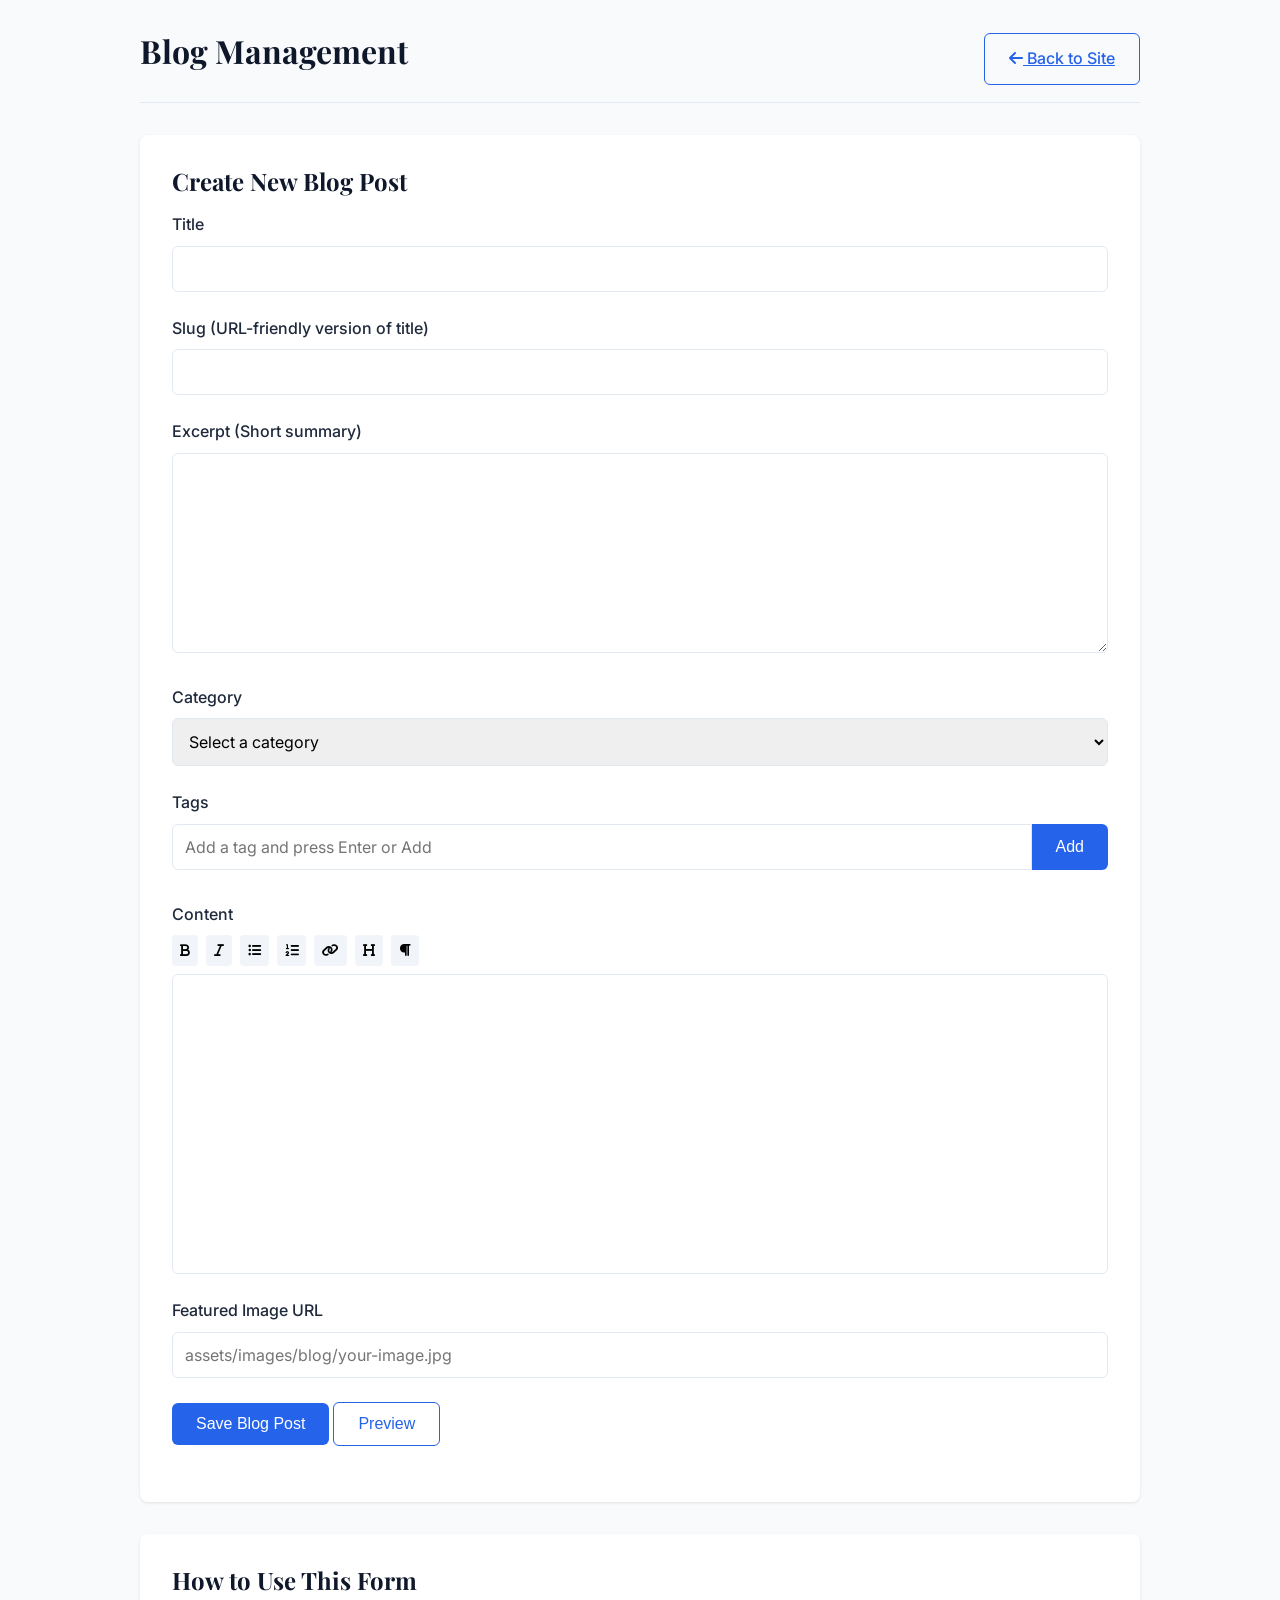
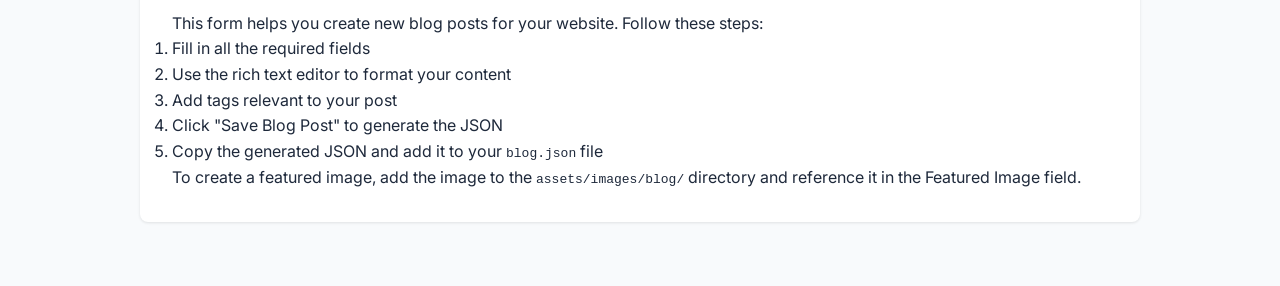
<file: nelsonvillatoro/admin.html>
<!DOCTYPE html>
<html lang="en">
  <head>
    <meta charset="UTF-8" />
    <meta name="viewport" content="width=device-width, initial-scale=1.0" />
    <title>Admin - Blog Management</title>

    <!-- Google Fonts -->
    <link
      href="https://fonts.googleapis.com/css2?family=Inter:wght@300;400;500;600;700&family=Playfair+Display:wght@400;700&display=swap"
      rel="stylesheet"
    />

    <!-- Font Awesome -->
    <link
      rel="stylesheet"
      href="https://cdnjs.cloudflare.com/ajax/libs/font-awesome/6.5.1/css/all.min.css"
    />

    <!-- Custom Admin CSS -->
    <style>
      :root {
        --primary-color: #2563eb;
        --primary-dark: #1d4ed8;
        --secondary-color: #0f172a;
        --text-color: #1e293b;
        --text-light: #64748b;
        --bg-color: #f8fafc;
        --bg-accent: #f1f5f9;
        --border-color: #e2e8f0;
        --card-bg: #ffffff;
        --success: #10b981;
        --danger: #ef4444;
        --warning: #f59e0b;
      }

      * {
        margin: 0;
        padding: 0;
        box-sizing: border-box;
      }

      body {
        font-family: "Inter", sans-serif;
        background-color: var(--bg-color);
        color: var(--text-color);
        line-height: 1.6;
        -webkit-font-smoothing: antialiased;
        -moz-osx-font-smoothing: grayscale;
        padding: 2rem;
      }

      h1,
      h2,
      h3,
      h4,
      h5,
      h6 {
        font-family: "Playfair Display", serif;
        color: var(--secondary-color);
        line-height: 1.2;
        margin-bottom: 1rem;
      }

      .admin-header {
        display: flex;
        justify-content: space-between;
        align-items: center;
        margin-bottom: 2rem;
        padding-bottom: 1rem;
        border-bottom: 1px solid var(--border-color);
      }

      .admin-container {
        max-width: 1000px;
        margin: 0 auto;
      }

      .card {
        background-color: var(--card-bg);
        border-radius: 0.5rem;
        box-shadow: 0 1px 3px rgba(0, 0, 0, 0.1);
        padding: 2rem;
        margin-bottom: 2rem;
      }

      .btn {
        display: inline-block;
        padding: 0.75rem 1.5rem;
        border-radius: 0.375rem;
        font-weight: 500;
        text-align: center;
        cursor: pointer;
        transition: all 0.3s ease;
        border: none;
        font-size: 1rem;
      }

      .btn.primary {
        background-color: var(--primary-color);
        color: white;
      }

      .btn.primary:hover {
        background-color: var(--primary-dark);
      }

      .btn.secondary {
        background-color: transparent;
        color: var(--primary-color);
        border: 1px solid var(--primary-color);
      }

      .btn.secondary:hover {
        background-color: rgba(37, 99, 235, 0.1);
      }

      .btn.danger {
        background-color: var(--danger);
        color: white;
      }

      .btn.danger:hover {
        background-color: #dc2626;
      }

      .form-group {
        margin-bottom: 1.5rem;
      }

      label {
        display: block;
        margin-bottom: 0.5rem;
        font-weight: 500;
      }

      input,
      select,
      textarea {
        width: 100%;
        padding: 0.75rem;
        border: 1px solid var(--border-color);
        border-radius: 0.375rem;
        font-size: 1rem;
        font-family: "Inter", sans-serif;
      }

      input:focus,
      select:focus,
      textarea:focus {
        outline: none;
        border-color: var(--primary-color);
        box-shadow: 0 0 0 3px rgba(37, 99, 235, 0.1);
      }

      textarea {
        min-height: 200px;
        resize: vertical;
      }

      .tag-input-container {
        display: flex;
        flex-wrap: wrap;
        gap: 0.5rem;
        margin-top: 0.5rem;
      }

      .tag {
        display: inline-flex;
        align-items: center;
        background-color: var(--bg-accent);
        color: var(--text-color);
        border-radius: 2rem;
        padding: 0.35rem 0.8rem;
        font-size: 0.85rem;
      }

      .tag-remove {
        margin-left: 0.35rem;
        background: none;
        border: none;
        color: inherit;
        font-size: 1.2rem;
        line-height: 1;
        cursor: pointer;
        opacity: 0.7;
      }

      .tag-remove:hover {
        opacity: 1;
      }

      .input-with-button {
        display: flex;
      }

      .input-with-button input {
        border-top-right-radius: 0;
        border-bottom-right-radius: 0;
      }

      .input-with-button button {
        border-top-left-radius: 0;
        border-bottom-left-radius: 0;
      }

      #content-editor {
        border: 1px solid var(--border-color);
        border-radius: 0.375rem;
        padding: 1rem;
        min-height: 300px;
        margin-bottom: 1rem;
      }

      .toolbar {
        display: flex;
        gap: 0.5rem;
        margin-bottom: 0.5rem;
      }

      .toolbar button {
        background-color: var(--bg-accent);
        border: none;
        border-radius: 0.25rem;
        padding: 0.5rem;
        cursor: pointer;
        transition: background-color 0.3s ease;
      }

      .toolbar button:hover {
        background-color: var(--border-color);
      }

      .result-box {
        margin-top: 1rem;
        padding: 1rem;
        background-color: var(--bg-accent);
        border-radius: 0.375rem;
        display: none;
      }

      .success {
        border-left: 4px solid var(--success);
        background-color: rgba(16, 185, 129, 0.1);
      }

      .error {
        border-left: 4px solid var(--danger);
        background-color: rgba(239, 68, 68, 0.1);
      }
    </style>
  </head>
  <body>
    <div class="admin-container">
      <div class="admin-header">
        <h1>Blog Management</h1>
        <a href="index.html" class="btn secondary">
          <i class="fas fa-arrow-left"></i> Back to Site
        </a>
      </div>

      <div class="card">
        <h2>Create New Blog Post</h2>

        <form id="blog-form">
          <div class="form-group">
            <label for="title">Title</label>
            <input type="text" id="title" name="title" required />
          </div>

          <div class="form-group">
            <label for="slug">Slug (URL-friendly version of title)</label>
            <input type="text" id="slug" name="slug" required />
          </div>

          <div class="form-group">
            <label for="excerpt">Excerpt (Short summary)</label>
            <textarea id="excerpt" name="excerpt" rows="3" required></textarea>
          </div>

          <div class="form-group">
            <label for="category">Category</label>
            <select id="category" name="category" required>
              <option value="">Select a category</option>
              <option value="Web Development">Web Development</option>
              <option value="Artificial Intelligence">
                Artificial Intelligence
              </option>
              <option value="Computer Science">Computer Science</option>
              <option value="Embedded Systems">Embedded Systems</option>
              <option value="Personal">Personal</option>
            </select>
          </div>

          <div class="form-group">
            <label for="tag-input">Tags</label>
            <div class="input-with-button">
              <input
                type="text"
                id="tag-input"
                placeholder="Add a tag and press Enter or Add"
              />
              <button type="button" id="add-tag" class="btn primary">
                Add
              </button>
            </div>
            <div id="tags-container" class="tag-input-container"></div>
            <input type="hidden" id="tags" name="tags" />
          </div>

          <div class="form-group">
            <label>Content</label>
            <div class="toolbar">
              <button type="button" data-command="bold" title="Bold">
                <i class="fas fa-bold"></i>
              </button>
              <button type="button" data-command="italic" title="Italic">
                <i class="fas fa-italic"></i>
              </button>
              <button
                type="button"
                data-command="insertUnorderedList"
                title="Bullet List"
              >
                <i class="fas fa-list-ul"></i>
              </button>
              <button
                type="button"
                data-command="insertOrderedList"
                title="Numbered List"
              >
                <i class="fas fa-list-ol"></i>
              </button>
              <button type="button" data-command="createLink" title="Link">
                <i class="fas fa-link"></i>
              </button>
              <button
                type="button"
                data-command="formatBlock"
                data-value="H2"
                title="Heading"
              >
                <i class="fas fa-heading"></i>
              </button>
              <button
                type="button"
                data-command="formatBlock"
                data-value="P"
                title="Paragraph"
              >
                <i class="fas fa-paragraph"></i>
              </button>
            </div>
            <div id="content-editor" contenteditable="true"></div>
            <textarea
              id="content"
              name="content"
              style="display: none"
            ></textarea>
          </div>

          <div class="form-group">
            <label for="featured-image">Featured Image URL</label>
            <input
              type="text"
              id="featured-image"
              name="featured_image"
              placeholder="assets/images/blog/your-image.jpg"
            />
          </div>

          <div class="form-group">
            <button type="submit" class="btn primary">Save Blog Post</button>
            <button type="button" id="preview-btn" class="btn secondary">
              Preview
            </button>
          </div>
        </form>

        <div id="result" class="result-box"></div>
      </div>

      <div class="card">
        <h2>How to Use This Form</h2>
        <p>
          This form helps you create new blog posts for your website. Follow
          these steps:
        </p>
        <ol>
          <li>Fill in all the required fields</li>
          <li>Use the rich text editor to format your content</li>
          <li>Add tags relevant to your post</li>
          <li>Click "Save Blog Post" to generate the JSON</li>
          <li>
            Copy the generated JSON and add it to your
            <code>blog.json</code> file
          </li>
        </ol>
        <p>
          To create a featured image, add the image to the
          <code>assets/images/blog/</code> directory and reference it in the
          Featured Image field.
        </p>
      </div>
    </div>

    <script>
      document.addEventListener("DOMContentLoaded", function () {
        // Handle the rich text editor toolbar
        const toolbar = document.querySelectorAll(".toolbar button");
        const editor = document.getElementById("content-editor");
        const contentTextarea = document.getElementById("content");

        toolbar.forEach((button) => {
          button.addEventListener("click", function () {
            const command = this.dataset.command;

            if (command === "createLink") {
              const url = prompt("Enter the link URL:");
              if (url) document.execCommand(command, false, url);
            } else if (this.dataset.value) {
              document.execCommand(command, false, this.dataset.value);
            } else {
              document.execCommand(command, false, null);
            }

            // Update hidden textarea with HTML content
            contentTextarea.value = editor.innerHTML;
          });
        });

        // Update content when typing in the editor
        editor.addEventListener("input", function () {
          contentTextarea.value = editor.innerHTML;
        });

        // Auto-generate slug from title
        const titleInput = document.getElementById("title");
        const slugInput = document.getElementById("slug");

        titleInput.addEventListener("blur", function () {
          if (slugInput.value === "") {
            slugInput.value = titleInput.value
              .toLowerCase()
              .replace(/[^\w\s-]/g, "")
              .replace(/\s+/g, "-");
          }
        });

        // Handle tags
        const tagInput = document.getElementById("tag-input");
        const addTagBtn = document.getElementById("add-tag");
        const tagsContainer = document.getElementById("tags-container");
        const tagsHiddenInput = document.getElementById("tags");
        let tags = [];

        function updateTags() {
          tagsContainer.innerHTML = "";
          tags.forEach((tag) => {
            const tagElement = document.createElement("span");
            tagElement.classList.add("tag");
            tagElement.innerHTML = `${tag} <button type="button" class="tag-remove" data-tag="${tag}">×</button>`;
            tagsContainer.appendChild(tagElement);
          });

          tagsHiddenInput.value = JSON.stringify(tags);
        }

        function addTag() {
          const tag = tagInput.value.trim();
          if (tag && !tags.includes(tag)) {
            tags.push(tag);
            updateTags();
            tagInput.value = "";
          }
        }

        addTagBtn.addEventListener("click", addTag);

        tagInput.addEventListener("keydown", function (e) {
          if (e.key === "Enter") {
            e.preventDefault();
            addTag();
          }
        });

        tagsContainer.addEventListener("click", function (e) {
          if (e.target.classList.contains("tag-remove")) {
            const tag = e.target.dataset.tag;
            tags = tags.filter((t) => t !== tag);
            updateTags();
          }
        });

        // Handle form submission
        const blogForm = document.getElementById("blog-form");
        const resultBox = document.getElementById("result");

        blogForm.addEventListener("submit", function (e) {
          e.preventDefault();

          // Get current date
          const date = new Date().toISOString().split("T")[0];

          // Create blog post object
          const blogPost = {
            id: Date.now(), // Use timestamp as ID
            title: document.getElementById("title").value,
            slug: document.getElementById("slug").value,
            date: date,
            author: "Nelson Villatoro",
            category: document.getElementById("category").value,
            tags: JSON.parse(document.getElementById("tags").value || "[]"),
            excerpt: document.getElementById("excerpt").value,
            featured_image:
              document.getElementById("featured-image").value ||
              "assets/images/blog/default.jpg",
            content: document.getElementById("content").value,
          };

          // Show the JSON output
          resultBox.style.display = "block";
          resultBox.classList.add("success");
          resultBox.innerHTML = `
                    <h3>Blog Post JSON Created Successfully!</h3>
                    <p>Copy the JSON below and add it to your blog.json file:</p>
                    <pre style="background: #f5f5f5; padding: 1rem; overflow: auto;">${JSON.stringify(
                      blogPost,
                      null,
                      2
                    )}</pre>
                `;

          // Scroll to result
          resultBox.scrollIntoView({ behavior: "smooth" });
        });

        // Preview button
        document
          .getElementById("preview-btn")
          .addEventListener("click", function () {
            const contentPreview =
              document.getElementById("content-editor").innerHTML;
            const previewWindow = window.open("", "_blank");
            previewWindow.document.write(`
                    <!DOCTYPE html>
                    <html>
                    <head>
                        <title>Preview: ${
                          document.getElementById("title").value
                        }</title>
                        <link href="https://fonts.googleapis.com/css2?family=Inter:wght@300;400;500;600;700&family=Playfair+Display:wght@400;700&display=swap" rel="stylesheet">
                        <style>
                            body {
                                font-family: 'Inter', sans-serif;
                                max-width: 800px;
                                margin: 0 auto;
                                padding: 2rem;
                                line-height: 1.6;
                                color: #1e293b;
                            }
                            h1, h2, h3, h4, h5, h6 {
                                font-family: 'Playfair Display', serif;
                                color: #0f172a;
                            }
                            a {
                                color: #2563eb;
                            }
                            .header {
                                margin-bottom: 2rem;
                                padding-bottom: 1rem;
                                border-bottom: 1px solid #e2e8f0;
                            }
                            .preview-note {
                                background-color: #fffbeb;
                                border-left: 4px solid #f59e0b;
                                padding: 1rem;
                                margin-bottom: 2rem;
                            }
                        </style>
                    </head>
                    <body>
                        <div class="preview-note">
                            <strong>Preview Mode:</strong> This is a preview of your blog post. Content may appear differently on your actual website.
                        </div>
                        <div class="header">
                            <h1>${document.getElementById("title").value}</h1>
                            <div>
                                <strong>Category:</strong> ${
                                  document.getElementById("category").value
                                } | 
                                <strong>Tags:</strong> ${JSON.parse(
                                  document.getElementById("tags").value || "[]"
                                ).join(", ")}
                            </div>
                        </div>
                        <div class="content">
                            ${contentPreview}
                        </div>
                    </body>
                    </html>
                `);
            previewWindow.document.close();
          });
      });
    </script>
  </body>
</html>
</file>
<file: nelsonvillatoro/css/style.css>
/* Base Styles */
:root {
  /* Color Palette */
  --primary-color: #3498db;
  --primary-color-light: #5dade2;
  --secondary-color: #2c3e50;
  --secondary-color-light: #34495e;
  --accent-color: #e74c3c;
  --text-color: #333;
  --text-light: #666;
  --bg-color: #f8f9fa;
  --bg-accent: #f1f5f9;
  --border-color: #eaeaea;
  --card-bg: #fff;
  --success: #10b981;
  --danger: #ef4444;
  --warning: #f59e0b;

  /* Font Sizes */
  --font-size-base: 1rem;
  --font-size-h1: 3.5rem;
  --font-size-h2: 2.5rem;
  --font-size-h3: 1.35rem;
  /* Spacing */
  --spacing-unit: 1rem;

  /* New variables */
  --border-radius: 8px;
  --transition: all 0.3s ease;
  --box-shadow: 0 5px 15px rgba(0, 0, 0, 0.05);
}

* {
  margin: 0;
  padding: 0;
  box-sizing: border-box;
}

body {
  font-family: 'Inter', sans-serif;
  background-color: var(--bg-color);
  color: var(--text-color);
  line-height: 1.6;
  -webkit-font-smoothing: antialiased;
  -moz-osx-font-smoothing: grayscale;
  padding-top: 70px;
  overflow-x: hidden; /* Prevent horizontal scrollbar */
}

h1,
h2,
h3,
h4,
h5,
h6 {
  font-family: 'Playfair Display', serif;
  color: var(--secondary-color);
  line-height: 1.2;
}

h1 {
  font-size: var(--font-size-h1);
}

h2 {
  font-size: var(--font-size-h2);
}

h3 {
  font-size: var(--font-size-h3);
  margin-bottom: var(--spacing-unit);
}

a {
  color: var(--primary-color);
  text-decoration: none;
  transition: color 0.3s ease, transform 0.3s ease;
}

a:hover {
  color: var(--primary-color-light);
}

p {
  margin-bottom: 1.2rem;
  font-size: 1.05rem;
}

img {
  max-width: 100%;
  height: auto;
}

/* Button Styles */
.btn {
  display: inline-block;
  padding: 0.75rem 1.5rem;
  border-radius: 0.375rem;
  font-weight: 500;
  text-align: center;
  cursor: pointer;
  transition: all 0.3s ease;
  border: none;
  font-size: 1rem;
}

.btn.primary {
  background-color: var(--primary-color);
  color: white;
}

.btn.primary:hover {
  background-color: var(--primary-color-light);
  transform: translateY(-2px);
  box-shadow: 0 4px 6px rgba(0, 0, 0, 0.1);
}

.btn.secondary {
  background-color: transparent;
  color: var(--primary-color);
  border: 1px solid var(--primary-color);
}

.btn.secondary:hover {
  background-color: rgba(37, 99, 235, 0.1);
  transform: translateY(-2px);
}

.btn:disabled {
  opacity: 0.6;
  cursor: not-allowed;
}

/* Container */
.container {
  width: 90%;
  max-width: 1200px;
  margin: 0 auto;
  padding: 2rem 0;
}

/* Navigation */
header {
  background-color: rgba(255, 255, 255, 0.9);
  backdrop-filter: blur(5px);
  padding: 1rem 0;
  position: fixed;
  width: 100%;
  top: 0;
  z-index: 1000;
  box-shadow: 0 2px 10px rgba(0, 0, 0, 0.05);
  height: 70px;
}

header .container {
  display: flex;
  justify-content: space-between;
  align-items: center;
  padding-top: 0.5rem;
  padding-bottom: 0.5rem;
}

.logo {
  font-family: 'Playfair Display', serif;
  font-size: 1.75rem;
  font-weight: 700;
  color: var(--primary-color);
  background: linear-gradient(135deg, var(--primary-color), var(--primary-color-light));
  -webkit-background-clip: text;
  background-clip: text;
  -webkit-text-fill-color: transparent;
}

nav ul {
  list-style: none;
  display: flex;
  transition: transform 0.3s ease, opacity 0.3s ease; /* Added transition */
}

nav ul li {
  margin: 0 1rem;
}

nav ul li a {
  color: var(--secondary-color);
  text-decoration: none;
  font-weight: 500;
  position: relative;
  padding: 0.5rem 0;
}

nav ul li a::after {
  content: '';
  position: absolute;
  bottom: 0;
  left: 0;
  width: 0;
  height: 2px;
  background-color: var(--primary-color);
  transition: width 0.3s ease;
}

nav ul li a:hover {
  color: var(--primary-color-light);
}

nav ul li a:hover::after {
  width: 100%;
}

.menu-toggle {
  display: none;
  font-size: 1.5rem;
  color: var(--secondary-color);
  cursor: pointer;
}

/* Mobile Menu Styles */
@media (max-width: 768px) {
  .menu-toggle {
      display: block;
  }

  nav ul {
      display: none; /* Start hidden */
      position: absolute;
      top: 70px;
      left: 0;
      width: 100%;
      background-color: white;
      flex-direction: column;
      align-items: center;
      padding: 1rem 0;
      box-shadow: 0 5px 10px rgba(0, 0, 0, 0.1);
      z-index: 999;
      transform: translateY(-20px);  /* Start slightly above */
      opacity: 0; /* Initially hidden */

  }

  nav ul.active {
      display: flex;
      transform: translateY(0); /* Slide down */
      opacity: 1;
  }

  nav ul li {
      margin: 0.75rem 0;
  }
    .menu-toggle.active i:before {
      content: "\f00d"; /* Font Awesome X icon */
    }
}

/* Sections */
section {
  padding: 6rem 0;
  min-height: calc(100vh - 70px); /* Adjusted for header */
  display: flex;
  align-items: center;
  width: 100%;
  position: relative;
}

section h2 {
  text-align: center;
  margin-bottom: 2rem;
  font-size: 2.5rem;
  position: relative;
  display: inline-block;
}

section h2::after {
  content: '';
  position: absolute;
  bottom: -10px;
  left: 50%;
  transform: translateX(-50%);
  width: 80px;
  height: 3px;
  background-color: var(--primary-color);
}

.section-intro {
  text-align: center;
  max-width: 800px;
  margin: 0 auto 3rem;
  font-size: 1.1rem;
  color: var(--text-light);
}

/* Home Section */
#home {
  background: linear-gradient(135deg, var(--primary-color), var(--secondary-color));
  color: white;
  text-align: center;
  padding: 120px 0 80px;
  position: relative;
}

#home::before {
  content: none;
}

.home-content {
  max-width: 800px;
  margin: 0 auto;
  text-align: center;
  position: relative;
  z-index: 2;
}
.home-content h2 {
  font-size: var(--font-size-h3); /*Use h3 size*/
  margin-bottom: 1.5rem;
  color: var(--primary-color);
  font-weight: 500;
}

.home-content p {
  font-size: 1.2rem;
  margin-bottom: 2rem;
}

.home-cta {
  display: flex;
  gap: 1rem;
  justify-content: center;
  margin-top: 2rem;
}

@media (max-width: 768px){
  .home-cta{
      flex-direction: column;
  }
}

/* Blog Section */
#blog {
  background-color: var(--bg-color);
}

.blog-grid {
  display: grid;
  grid-template-columns: repeat(auto-fill, minmax(320px, 1fr));
  gap: 2rem;
}

.blog-card {
  background-color: var(--card-bg);
  border-radius: 0.5rem;
  overflow: hidden;
  box-shadow: 0 4px 6px rgba(0, 0, 0, 0.05);
  transition: transform 0.3s ease, box-shadow 0.3s ease;
  cursor: pointer;
}

.blog-card:hover {
  transform: translateY(-5px);
  box-shadow: 0 10px 15px rgba(0, 0, 0, 0.1);
}

.blog-card-image {
  height: 200px;
  overflow: hidden;
}
.blog-card-image img {
  width: 100%;
  height: 100%;
  object-fit: cover;
  transition: transform 0.5s ease;
}

.blog-card:hover .blog-card-image img {
  transform: scale(1.05);
}

.blog-card-content {
  padding: 1.5rem;
}

.blog-card-category {
  display: inline-block;
  background-color: var(--primary-color);
  color: white;
  font-size: 0.75rem;
  padding: 0.25rem 0.75rem;
  border-radius: 1rem;
  margin-bottom: 0.75rem;
}

.blog-card-excerpt {
  color: var(--text-light);
  font-size: 0.95rem;
  margin-bottom: 1rem;
  /* Standard approach for text truncation */
  max-height: 4.5em; /* Approximately 3 lines of text */
  overflow: hidden;
  position: relative;
  
  /* Modern browsers - line clamping */
  display: -webkit-box;
  -webkit-line-clamp: 3; /* Number of lines to show */
  -webkit-box-orient: vertical;
  
  /* Fallback for browsers that don't support line-clamp */
  text-overflow: ellipsis;
}

/* Add fade effect at the bottom for browsers without line-clamp support */
.blog-card-excerpt::after {
  content: '';
  position: absolute;
  bottom: 0;
  right: 0;
  width: 100%;
  height: 1.5em;
  background: linear-gradient(to bottom, rgba(255, 255, 255, 0), var(--card-bg) 90%);
  pointer-events: none;
  
  /* Only show in browsers that don't support line-clamp */
  @supports (-webkit-line-clamp: 3) {
    display: none;
  }
}

.blog-card-meta {
  display: flex;
  justify-content: space-between;
  color: var(--text-light);
  font-size: 0.85rem;
  margin-bottom: 1rem;
}

.blog-card-tags {
  display: flex;
  flex-wrap: wrap;
  gap: 0.5rem;
}

.tag {
  display: inline-flex;
  align-items: center;
  background-color: var(--bg-accent);
  color: var(--text-light);
  border-radius: 2rem;
  padding: 0.35rem 0.8rem;
  font-size: 0.85rem;
  cursor: pointer;
  transition: all 0.2s ease;
}

/* Add this after the blog-card-image styles */
.blog-icon-container {
  display: flex;
  align-items: center;
  justify-content: center;
  background: linear-gradient(135deg, var(--primary-color-light), var(--secondary-color-light));
  border-radius: 8px 8px 0 0;
  height: 180px;
  overflow: hidden;
  transition: all 0.3s ease;
}

.blog-icon-container i {
  font-size: 4rem;
  color: white;
  text-shadow: 0 2px 10px rgba(0, 0, 0, 0.2);
  transition: transform 0.3s ease;
}

.blog-card:hover .blog-icon-container i {
  transform: scale(1.1) rotate(5deg);
}

/* Portfolio Section */
#portfolio {
  background-color: var(--bg-accent);
}

.portfolio-grid {
  display: grid;
  grid-template-columns: repeat(auto-fit, minmax(300px, 1fr));
  gap: 2rem;
}

.portfolio-item {
  background-color: var(--card-bg);
  border-radius: 8px;
  overflow: hidden;
  box-shadow: var(--box-shadow);
  transition: var(--transition);
}

.portfolio-item:hover {
  transform: translateY(-10px);
  box-shadow: 0 15px 30px rgba(0, 0, 0, 0.1);
}

.portfolio-image {
  height: 200px;
  width: 100%;
  object-fit: cover;
}

.portfolio-content {
  padding: 1.5rem;
}

.portfolio-title {
  margin-bottom: 0.5rem;
}

.portfolio-description {
  color: var(--text-light);
  margin-bottom: 1rem;
}

.portfolio-tags {
  display: flex;
  flex-wrap: wrap;
  justify-content: center;
  gap: 0.5rem;
  margin-bottom: 1rem;
}

.portfolio-coming-soon {
  background: linear-gradient(135deg, var(--primary-color-light), var(--secondary-color-light));
  color: white;
  display: flex;
  flex-direction: column;
  align-items: center;
  justify-content: center;
  text-align: center;
  border-radius: 0.5rem;
  padding: 3rem 2rem;
  box-shadow: 0 4px 6px rgba(0, 0, 0, 0.05);
  min-height: 300px;
}

.portfolio-coming-soon i {
  font-size: 4rem;
  margin-bottom: 1.5rem;
  color: white;
  text-shadow: 0 2px 10px rgba(0, 0, 0, 0.2);
}

.portfolio-coming-soon h3 {
  margin-bottom: 1rem;
  color: var(--secondary-color);
}

/* Portfolio icon containers */
.portfolio-icon-container {
  display: flex;
  align-items: center;
  justify-content: center;
  background: linear-gradient(135deg, var(--secondary-color-light), var(--secondary-color));
  height: 200px;
  border-radius: 8px 8px 0 0;
  overflow: hidden;
  transition: all 0.3s ease;
}

.portfolio-icon-container i {
  font-size: 5rem;
  color: white;
  text-shadow: 0 2px 10px rgba(0, 0, 0, 0.3);
  transition: all 0.3s ease;
}

.portfolio-item:hover .portfolio-icon-container {
  background: linear-gradient(135deg, var(--primary-color), var(--secondary-color-light));
}

.portfolio-item:hover .portfolio-icon-container i {
  transform: scale(1.1) rotate(5deg);
}

/* Resume Section */
.resume-container {
  background-color: var(--card-bg);
  padding: 1.5rem;
  border-radius: 0.5rem;
  box-shadow: 0 4px 6px rgba(0, 0, 0, 0.05);
  text-align: center;
}

/* Update the resume placeholder styling */
.resume-placeholder {
  display: flex;
  flex-direction: column;
  align-items: center;
  justify-content: center;
  background-color: var(--bg-color);
  border-radius: var(--border-radius);
  padding: 2rem;
  margin-bottom: 1.5rem;
  transition: var(--transition);
  box-shadow: var(--box-shadow);
}

.resume-placeholder:hover {
  transform: translateY(-5px);
  box-shadow: 0 8px 25px rgba(0, 0, 0, 0.1);
}

/* Update message container styling for form feedback */
#message-container {
  padding: 1rem;
  margin-bottom: 1.5rem;
  border-radius: var(--border-radius);
  display: none;
}

#message-container.error {
  background-color: #fceaea;
  border: 1px solid #e74c3c;
  color: #e74c3c;
}

#message-container.success {
  background-color: #eafaf1;
  border: 1px solid #2ecc71;
  color: #2ecc71;
}

/* Add animation for navigation links */
nav ul li a::after {
  transition: width 0.3s ease;
}

nav ul li a:hover::after {
  animation: linkUnderline 0.3s forwards;
}

@keyframes linkUnderline {
  from { width: 0; }
  to { width: 100%; }
}

/* Add some animation effects for a more dynamic look */
@keyframes fadeIn {
  from { opacity: 0; transform: translateY(20px); }
  to { opacity: 1; transform: translateY(0); }
}

section {
  animation: fadeIn 0.8s ease-out forwards;
}

/* Improve form styling */
.form-group {
  margin-bottom: 1.5rem;
  position: relative;
}

.form-group label {
  display: block;
  margin-bottom: 0.5rem;
  font-weight: 500;
  transition: var(--transition);
}

.form-group input {
  width: 100%;
  padding: 0.75rem 1rem;
  border: 1px solid var(--border-color);
  border-radius: var(--border-radius);
  font-size: 1rem;
  transition: var(--transition);
}

.form-group input:focus {
  outline: none;
  border-color: var(--primary-color);
  box-shadow: 0 0 0 3px rgba(37, 99, 235, 0.1);
}

/* Style the buttons with a more modern look */
.btn {
  display: inline-block;
  padding: 0.75rem 1.5rem;
  font-weight: 600;
  text-align: center;
  border: none;
  border-radius: var(--border-radius);
  cursor: pointer;
  transition: var(--transition);
  text-transform: uppercase;
  letter-spacing: 0.5px;
  font-size: 0.9rem;
}
</file>
<file: nelsonvillatoroV2/css/style.css>
/* Base Styles */
:root {
  /* Color Palette */
  --primary-color: #3498db;
  --primary-color-light: #5dade2;
  --secondary-color: #2c3e50;
  --secondary-color-light: #34495e;
  --accent-color: #e74c3c;
  --text-color: #333;
  --text-light: #666;
  --bg-color: #f8f9fa;
  --bg-accent: #f1f5f9;
  --border-color: #eaeaea;
  --card-bg: #fff;
  --success: #10b981;
  --danger: #ef4444;
  --warning: #f59e0b;

  /* Font Sizes */
  --font-size-base: 1rem;
  --font-size-h1: 3.5rem;
  --font-size-h2: 2.5rem;
  --font-size-h3: 1.35rem;
  /* Spacing */
  --spacing-unit: 1rem;

  /* New variables */
  --border-radius: 8px;
  --transition: all 0.3s ease;
  --box-shadow: 0 5px 15px rgba(0, 0, 0, 0.05);
}

* {
  margin: 0;
  padding: 0;
  box-sizing: border-box;
}

body {
  font-family: 'Inter', sans-serif;
  background-color: var(--bg-color);
  color: var(--text-color);
  line-height: 1.6;
  -webkit-font-smoothing: antialiased;
  -moz-osx-font-smoothing: grayscale;
  padding-top: 70px;
  overflow-x: hidden; /* Prevent horizontal scrollbar */
}

h1,
h2,
h3,
h4,
h5,
h6 {
  font-family: 'Playfair Display', serif;
  color: var(--secondary-color);
  line-height: 1.2;
}

h1 {
  font-size: var(--font-size-h1);
}

h2 {
  font-size: var(--font-size-h2);
}

h3 {
  font-size: var(--font-size-h3);
  margin-bottom: var(--spacing-unit);
}

a {
  color: var(--primary-color);
  text-decoration: none;
  transition: color 0.3s ease, transform 0.3s ease;
}

a:hover {
  color: var(--primary-color-light);
}

p {
  margin-bottom: 1.2rem;
  font-size: 1.05rem;
}

img {
  max-width: 100%;
  height: auto;
}

/* Button Styles */
.btn {
  display: inline-block;
  padding: 0.75rem 1.5rem;
  border-radius: 0.375rem;
  font-weight: 500;
  text-align: center;
  cursor: pointer;
  transition: all 0.3s ease;
  border: none;
  font-size: 1rem;
}

.btn.primary {
  background-color: var(--primary-color);
  color: white;
}

.btn.primary:hover {
  background-color: var(--primary-color-light);
  transform: translateY(-2px);
  box-shadow: 0 4px 6px rgba(0, 0, 0, 0.1);
}

.btn.secondary {
  background-color: transparent;
  color: var(--primary-color);
  border: 1px solid var(--primary-color);
}

.btn.secondary:hover {
  background-color: rgba(37, 99, 235, 0.1);
  transform: translateY(-2px);
}

.btn:disabled {
  opacity: 0.6;
  cursor: not-allowed;
}

/* Container */
.container {
  width: 90%;
  max-width: 1200px;
  margin: 0 auto;
  padding: 2rem 0;
}

/* Navigation */
header {
  background-color: rgba(255, 255, 255, 0.9);
  backdrop-filter: blur(5px);
  padding: 1rem 0;
  position: fixed;
  width: 100%;
  top: 0;
  z-index: 1000;
  box-shadow: 0 2px 10px rgba(0, 0, 0, 0.05);
  height: 70px;
}

header .container {
  display: flex;
  align-items: center;
  justify-content: space-between;
  padding: 0 1rem;
}

.logo-animation {
  width: 180px;
  height: 60px;
  display: flex;
  align-items: center;
  margin-right: 20px;
  position: relative;
}

.logo {
  font-family: 'Playfair Display', serif;
  font-size: 1.75rem;
  font-weight: 700;
  color: var(--primary-color);
  background: linear-gradient(135deg, var(--primary-color), var(--primary-color-light));
  -webkit-background-clip: text;
  background-clip: text;
  -webkit-text-fill-color: transparent;
}

nav ul {
  list-style: none;
  display: flex;
  transition: transform 0.3s ease, opacity 0.3s ease; /* Added transition */
}

nav ul li {
  margin: 0 1rem;
}

nav ul li a {
  color: var(--secondary-color);
  text-decoration: none;
  font-weight: 500;
  position: relative;
  padding: 0.5rem 0;
}

nav ul li a::after {
  content: '';
  position: absolute;
  bottom: 0;
  left: 0;
  width: 0;
  height: 2px;
  background-color: var(--primary-color);
  transition: width 0.3s ease;
}

nav ul li a:hover {
  color: var(--primary-color-light);
}

nav ul li a:hover::after {
  width: 100%;
}

.menu-toggle {
  display: none;
  font-size: 1.5rem;
  color: var(--secondary-color);
  cursor: pointer;
}

/* Mobile Menu Styles */
@media (max-width: 768px) {
  .menu-toggle {
      display: block;
  }

  nav ul {
      display: none; /* Start hidden */
      position: absolute;
      top: 70px;
      left: 0;
      width: 100%;
      background-color: white;
      flex-direction: column;
      align-items: center;
      padding: 1rem 0;
      box-shadow: 0 5px 10px rgba(0, 0, 0, 0.1);
      z-index: 999;
      transform: translateY(-20px);  /* Start slightly above */
      opacity: 0; /* Initially hidden */

  }

  nav ul.active {
      display: flex;
      transform: translateY(0); /* Slide down */
      opacity: 1;
  }

  nav ul li {
      margin: 0.75rem 0;
  }
    .menu-toggle.active i:before {
      content: "\f00d"; /* Font Awesome X icon */
    }
}

/* Sections */
section {
  padding: 6rem 0;
  min-height: calc(100vh - 70px); /* Adjusted for header */
  display: flex;
  align-items: center;
  width: 100%;
  position: relative;
}

section h2 {
  text-align: center;
  margin-bottom: 2rem;
  font-size: 2.5rem;
  position: relative;
  display: inline-block;
}

section h2::after {
  content: '';
  position: absolute;
  bottom: -10px;
  left: 50%;
  transform: translateX(-50%);
  width: 80px;
  height: 3px;
  background-color: var(--primary-color);
}

.section-intro {
  text-align: center;
  max-width: 800px;
  margin: 0 auto 3rem;
  font-size: 1.1rem;
  color: var(--text-light);
}

/* Home Section */
#home {
  color: white;
  text-align: center;
  padding: 120px 0 80px;
  position: relative;
  min-height: 500px;
}

#home::before {
  content: none;
}

.home-content {
  max-width: 800px;
  margin: 0 auto;
  text-align: center;
  position: relative;
  z-index: 2;
}
.home-content h2 {
  font-size: var(--font-size-h3); /*Use h3 size*/
  margin-bottom: 1.5rem;
  color: var(--primary-color);
  font-weight: 500;
}

.home-content p {
  font-size: 1.2rem;
  margin-bottom: 2rem;
}

.home-cta {
  display: flex;
  gap: 1rem;
  justify-content: center;
  margin-top: 2rem;
}

@media (max-width: 768px){
  .home-cta{
      flex-direction: column;
  }
}

/* Blog Section */
#blog {
  background-color: var(--bg-color);
}

.blog-grid {
  display: grid;
  grid-template-columns: repeat(auto-fill, minmax(320px, 1fr));
  gap: 2rem;
}

.blog-card {
  background-color: var(--card-bg);
  border-radius: 0.5rem;
  overflow: hidden;
  box-shadow: 0 4px 6px rgba(0, 0, 0, 0.05);
  transition: transform 0.3s ease, box-shadow 0.3s ease;
  cursor: pointer;
}

.blog-card:hover {
  transform: translateY(-5px);
  box-shadow: 0 10px 15px rgba(0, 0, 0, 0.1);
}

.blog-card-image {
  height: 200px;
  overflow: hidden;
}
.blog-card-image img {
  width: 100%;
  height: 100%;
  object-fit: cover;
  transition: transform 0.5s ease;
}

.blog-card:hover .blog-card-image img {
  transform: scale(1.05);
}

.blog-card-content {
  padding: 1.5rem;
}

.blog-card-category {
  display: inline-block;
  background-color: var(--primary-color);
  color: white;
  font-size: 0.75rem;
  padding: 0.25rem 0.75rem;
  border-radius: 1rem;
  margin-bottom: 0.75rem;
}

.blog-card-excerpt {
  color: var(--text-light);
  font-size: 0.95rem;
  margin-bottom: 1rem;
  /* Standard approach for text truncation */
  max-height: 4.5em; /* Approximately 3 lines of text */
  overflow: hidden;
  position: relative;
  
  /* Modern browsers - line clamping */
  display: -webkit-box;
  -webkit-line-clamp: 3; /* Number of lines to show */
  -webkit-box-orient: vertical;
  
  /* Fallback for browsers that don't support line-clamp */
  text-overflow: ellipsis;
}

/* Add fade effect at the bottom for browsers without line-clamp support */
.blog-card-excerpt::after {
  content: '';
  position: absolute;
  bottom: 0;
  right: 0;
  width: 100%;
  height: 1.5em;
  background: linear-gradient(to bottom, rgba(255, 255, 255, 0), var(--card-bg) 90%);
  pointer-events: none;
  
  /* Only show in browsers that don't support line-clamp */
  @supports (-webkit-line-clamp: 3) {
    display: none;
  }
}

.blog-card-meta {
  display: flex;
  justify-content: space-between;
  color: var(--text-light);
  font-size: 0.85rem;
  margin-bottom: 1rem;
}

.blog-card-tags {
  display: flex;
  flex-wrap: wrap;
  gap: 0.5rem;
}

.tag {
  display: inline-flex;
  align-items: center;
  background-color: var(--bg-accent);
  color: var(--text-light);
  border-radius: 2rem;
  padding: 0.35rem 0.8rem;
  font-size: 0.85rem;
  cursor: pointer;
  transition: all 0.2s ease;
}

/* Add this after the blog-card-image styles */
.blog-icon-container {
  display: flex;
  align-items: center;
  justify-content: center;
  background: linear-gradient(135deg, var(--primary-color-light), var(--secondary-color-light));
  border-radius: 8px 8px 0 0;
  height: 180px;
  overflow: hidden;
  transition: all 0.3s ease;
}

.blog-icon-container i {
  font-size: 4rem;
  color: white;
  text-shadow: 0 2px 10px rgba(0, 0, 0, 0.2);
  transition: transform 0.3s ease;
}

.blog-card:hover .blog-icon-container i {
  transform: scale(1.1) rotate(5deg);
}

/* Portfolio Section */
#portfolio {
  background-color: var(--bg-accent);
}

.portfolio-grid {
  display: grid;
  grid-template-columns: repeat(auto-fit, minmax(300px, 1fr));
  gap: 2rem;
}

.portfolio-item {
  background-color: var(--card-bg);
  border-radius: 8px;
  overflow: hidden;
  box-shadow: var(--box-shadow);
  transition: var(--transition);
}

.portfolio-item:hover {
  transform: translateY(-10px);
  box-shadow: 0 15px 30px rgba(0, 0, 0, 0.1);
}

.portfolio-image {
  height: 200px;
  width: 100%;
  object-fit: cover;
}

.portfolio-content {
  padding: 1.5rem;
}

.portfolio-title {
  margin-bottom: 0.5rem;
}

.portfolio-description {
  color: var(--text-light);
  margin-bottom: 1rem;
}

.portfolio-tags {
  display: flex;
  flex-wrap: wrap;
  justify-content: center;
  gap: 0.5rem;
  margin-bottom: 1rem;
}

.portfolio-coming-soon {
  background: linear-gradient(135deg, var(--primary-color-light), var(--secondary-color-light));
  color: white;
  display: flex;
  flex-direction: column;
  align-items: center;
  justify-content: center;
  text-align: center;
  border-radius: 0.5rem;
  padding: 3rem 2rem;
  box-shadow: 0 4px 6px rgba(0, 0, 0, 0.05);
  min-height: 300px;
}

.portfolio-coming-soon i {
  font-size: 4rem;
  margin-bottom: 1.5rem;
  color: white;
  text-shadow: 0 2px 10px rgba(0, 0, 0, 0.2);
}

.portfolio-coming-soon h3 {
  margin-bottom: 1rem;
  color: var(--secondary-color);
}

/* Portfolio icon containers */
.portfolio-icon-container {
  display: flex;
  align-items: center;
  justify-content: center;
  background: linear-gradient(135deg, var(--secondary-color-light), var(--secondary-color));
  height: 200px;
  border-radius: 8px 8px 0 0;
  overflow: hidden;
  transition: all 0.3s ease;
}

.portfolio-icon-container i {
  font-size: 5rem;
  color: white;
  text-shadow: 0 2px 10px rgba(0, 0, 0, 0.3);
  transition: all 0.3s ease;
}

.portfolio-item:hover .portfolio-icon-container {
  background: linear-gradient(135deg, var(--primary-color), var(--secondary-color-light));
}

.portfolio-item:hover .portfolio-icon-container i {
  transform: scale(1.1) rotate(5deg);
}

/* Resume Section */
.resume-container {
  background-color: var(--card-bg);
  padding: 1.5rem;
  border-radius: 0.5rem;
  box-shadow: 0 4px 6px rgba(0, 0, 0, 0.05);
  text-align: center;
}

/* Update the resume placeholder styling */
.resume-placeholder {
  display: flex;
  flex-direction: column;
  align-items: center;
  justify-content: center;
  background-color: var(--bg-color);
  border-radius: var(--border-radius);
  padding: 2rem;
  margin-bottom: 1.5rem;
  transition: var(--transition);
  box-shadow: var(--box-shadow);
}

.resume-placeholder:hover {
  transform: translateY(-5px);
  box-shadow: 0 8px 25px rgba(0, 0, 0, 0.1);
}

/* Update message container styling for form feedback */
#message-container {
  padding: 1rem;
  margin-bottom: 1.5rem;
  border-radius: var(--border-radius);
  display: none;
}

#message-container.error {
  background-color: #fceaea;
  border: 1px solid #e74c3c;
  color: #e74c3c;
}

#message-container.success {
  background-color: #eafaf1;
  border: 1px solid #2ecc71;
  color: #2ecc71;
}

/* Add animation for navigation links */
nav ul li a::after {
  transition: width 0.3s ease;
}

nav ul li a:hover::after {
  animation: linkUnderline 0.3s forwards;
}

@keyframes linkUnderline {
  from { width: 0; }
  to { width: 100%; }
}

/* Add some animation effects for a more dynamic look */
@keyframes fadeIn {
  from { opacity: 0; transform: translateY(20px); }
  to { opacity: 1; transform: translateY(0); }
}

section {
  animation: fadeIn 0.8s ease-out forwards;
}

/* Improve form styling */
.form-group {
  margin-bottom: 1.5rem;
  position: relative;
}

.form-group label {
  display: block;
  margin-bottom: 0.5rem;
  font-weight: 500;
  transition: var(--transition);
}

.form-group input {
  width: 100%;
  padding: 0.75rem 1rem;
  border: 1px solid var(--border-color);
  border-radius: var(--border-radius);
  font-size: 1rem;
  transition: var(--transition);
}

.form-group input:focus {
  outline: none;
  border-color: var(--primary-color);
  box-shadow: 0 0 0 3px rgba(37, 99, 235, 0.1);
}

/* Style the buttons with a more modern look */
.btn {
  display: inline-block;
  padding: 0.75rem 1.5rem;
  font-weight: 600;
  text-align: center;
  border: none;
  border-radius: var(--border-radius);
  cursor: pointer;
  transition: var(--transition);
  text-transform: uppercase;
  letter-spacing: 0.5px;
  font-size: 0.9rem;
}
</file>
<file: nelsonvillatoroV2/css/banner-animation.css>
#banner-animation {
  width: 180px;
  height: 60px;
  position: relative;
  overflow: hidden;
  display: flex;
  align-items: center;
  justify-content: center;
}

/* Add this logo-animation class to help with specific styling */
.logo-animation {
  margin-right: 20px;
}

/* These styles are no longer needed for the home section */
/*
#home {
  position: relative;
  overflow: hidden;
}

.home-content {
  position: relative;
  z-index: 2;
}
*/

/* Keep the background gradient for the home section */
.banner-bg {
  position: absolute;
  top: 0;
  left: 0;
  width: 100%;
  height: 100%;
  background: linear-gradient(135deg, 
    var(--primary-color) 0%,
    var(--primary-color-light) 40%,
    var(--secondary-color) 100%);
  z-index: 0;
}

/* Add a subtle pulse animation to the background */
@keyframes gradientPulse {
  0% {
    background-position: 0% 50%;
  }
  50% {
    background-position: 100% 50%;
  }
  100% {
    background-position: 0% 50%;
  }
}

.banner-bg-pulse {
  position: absolute;
  top: 0;
  left: 0;
  width: 100%;
  height: 100%;
  background: linear-gradient(135deg, 
    rgba(93, 173, 226, 0.2) 0%,
    rgba(52, 152, 219, 0.1) 50%,
    rgba(44, 62, 80, 0.2) 100%);
  background-size: 200% 200%;
  animation: gradientPulse 15s ease infinite;
  z-index: 1;
}
</file>
<file: nelsonvillatoroV3/css/style.css>
/* Base Styles */
:root {
  /* Color Palette */
  --primary-color: #3498db;
  --primary-color-light: #5dade2;
  --secondary-color: #2c3e50;
  --secondary-color-light: #34495e;
  --accent-color: #e74c3c;
  --text-color: #333;
  --text-light: #666;
  --bg-color: #f8f9fa;
  --bg-accent: #f1f5f9;
  --border-color: #eaeaea;
  --card-bg: #fff;
  --success: #10b981;
  --danger: #ef4444;
  --warning: #f59e0b;

  /* Font Sizes */
  --font-size-base: 1rem;
  --font-size-h1: 3.5rem;
  --font-size-h2: 2.5rem;
  --font-size-h3: 1.35rem;
  /* Spacing */
  --spacing-unit: 1rem;

  /* New variables */
  --border-radius: 8px;
  --transition: all 0.3s ease;
  --box-shadow: 0 5px 15px rgba(0, 0, 0, 0.05);
  --header-height: 60px;
}

* {
  margin: 0;
  padding: 0;
  box-sizing: border-box;
}

body {
  margin: 0;
  padding: 0;
  min-height: 100vh;
  background-color: var(--bg-color);
  color: var(--text-color);
  font-family: 'Inter', sans-serif;
  line-height: 1.6;
  -webkit-font-smoothing: antialiased;
  -moz-osx-font-smoothing: grayscale;
  overflow-x: hidden; /* Prevent horizontal scrollbar */
}

h1,
h2,
h3,
h4,
h5,
h6 {
  font-family: 'Playfair Display', serif;
  color: var(--secondary-color);
  line-height: 1.2;
}

h1 {
  font-size: var(--font-size-h1);
}

h2 {
  font-size: var(--font-size-h2);
}

h3 {
  font-size: var(--font-size-h3);
  margin-bottom: var(--spacing-unit);
}

a {
  color: var(--primary-color);
  text-decoration: none;
  transition: color 0.3s ease, transform 0.3s ease;
}

a:hover {
  color: var(--primary-color-light);
}

p {
  margin-bottom: 1.2rem;
  font-size: 1.05rem;
}

img {
  max-width: 100%;
  height: auto;
}

/* Button Styles */
.home-cta {
  margin-top: 2rem;
  display: flex;
  gap: 1rem;
  justify-content: center;
}

.btn {
  display: inline-block;
  padding: 0.8rem 1.5rem;
  font-size: 1rem;
  font-weight: 500;
  text-decoration: none;
  border-radius: 4px;
  transition: all 0.3s ease;
  text-transform: uppercase;
  letter-spacing: 1px;
}

.btn-primary {
  background: #007bff;
  color: #fff;
  border: 2px solid #007bff;
}

.btn-primary:hover {
  background: #0056b3;
  border-color: #0056b3;
}

.btn-secondary {
  background: transparent;
  color: #fff;
  border: 2px solid #fff;
}

.btn-secondary:hover {
  background: rgba(255, 255, 255, 0.1);
}

/* Container */
.container {
  width: 90%;
  max-width: 1200px;
  margin: 0 auto;
  padding: 2rem 0;
}

/* Navigation */
nav {
  display: flex;
  justify-content: center;
  align-items: center;
  width: 100%;
}

nav ul {
  list-style: none;
  display: flex;
  gap: 2rem;
  margin: 0;
  padding: 0;
}

nav ul li a {
  color: rgba(255, 255, 255, 0.9);
  text-decoration: none;
  font-weight: 500;
  font-size: 1rem;
  padding: 0.5rem 0;
  position: relative;
  transition: color 0.3s ease;
}

nav ul li a::after {
  content: '';
  position: absolute;
  bottom: 0;
  left: 50%;
  width: 0;
  height: 2px;
  background-color: #fff;
  transition: all 0.3s ease;
  transform: translateX(-50%);
}

nav ul li a:hover {
  color: #fff;
}

nav ul li a:hover::after {
  width: 100%;
}

.menu-toggle {
  display: none;
}

header {
  background: linear-gradient(135deg, var(--secondary-color), var(--secondary-color-light));
  padding: 0.75rem 0;
  position: fixed;
  width: 100%;
  top: 0;
  z-index: 1000;
  box-shadow: 0 2px 10px rgba(0, 0, 0, 0.15);
  height: var(--header-height);
}

header .container {
  display: flex;
  justify-content: center;
  align-items: center;
  height: 100%;
  position: relative;
  max-width: var(--max-width);
  margin: 0 auto;
  padding: 0 1rem;
}

main {
  padding-top: 0;
}

/* Sections */
section {
  padding: 6rem 0;
  min-height: 100vh;
  display: flex;
  align-items: center;
  width: 100%;
  position: relative;
}

section h2 {
  text-align: center;
  margin-bottom: 2rem;
  font-size: 2.5rem;
  position: relative;
  display: inline-block;
}

section h2::after {
  content: '';
  position: absolute;
  bottom: -10px;
  left: 50%;
  transform: translateX(-50%);
  width: 80px;
  height: 3px;
  background-color: var(--primary-color);
}

.section-intro {
  text-align: center;
  max-width: 800px;
  margin: 0 auto 3rem;
  font-size: 1.1rem;
  color: var(--text-light);
}

/* Home Section */
#home {
  padding-top: calc(6rem + var(--header-height));
  margin-top: calc(-1 * var(--header-height));
  min-height: 100vh;
  background: linear-gradient(135deg, var(--primary-color), var(--secondary-color));
  color: white;
  text-align: center;
  display: flex;
  align-items: center;
  position: relative;
}

#home::before {
  content: none;
}

.home-content {
  max-width: 900px;
  margin: 0 auto;
  padding: 2rem;
  text-align: center;
}

.typewriter {
  font-size: 4rem;
  margin-bottom: 0.5rem;
  color: #fff;
  font-weight: 700;
  letter-spacing: -0.5px;
  position: relative;
  width: fit-content;
  margin-left: auto;
  margin-right: auto;
  white-space: nowrap;
  overflow: hidden;
  animation: typing 3s steps(30, end);
}

.tagline {
  font-size: 1.5rem;
  color: rgba(255, 255, 255, 0.9);
  margin: 2rem 0;
  font-weight: 300;
  letter-spacing: 0.5px;
  opacity: 0;
  animation: fadeInUp 0.8s ease forwards;
  animation-delay: 3.4s;
}

.highlight {
  color: #007bff;
  font-weight: 500;
}

.bio {
  font-size: 1.1rem;
  line-height: 1.8;
  color: rgba(255, 255, 255, 0.8);
  max-width: 800px;
  margin: 0 auto 3rem;
  opacity: 0;
  animation: fadeInUp 0.8s ease forwards;
  animation-delay: 3.6s;
}

.expertise-grid {
  display: grid;
  grid-template-columns: repeat(4, 1fr);
  gap: 2rem;
  max-width: 800px;
  margin: 0 auto 3rem;
  opacity: 0;
  animation: fadeInUp 0.8s ease forwards;
  animation-delay: 3.8s;
}

.expertise-item {
  display: flex;
  flex-direction: column;
  align-items: center;
  gap: 1rem;
  padding: 1.5rem;
  background: rgba(255, 255, 255, 0.05);
  border-radius: 12px;
  transition: all 0.3s ease;
}

.expertise-item:hover {
  transform: translateY(-5px);
  background: rgba(255, 255, 255, 0.08);
}

.expertise-item i {
  font-size: 1.8rem;
  color: #007bff;
}

.expertise-item span {
  font-size: 1rem;
  color: rgba(255, 255, 255, 0.9);
  font-weight: 500;
}

.home-cta {
  margin-top: 2rem;
  display: flex;
  gap: 1.5rem;
  justify-content: center;
  opacity: 0;
  animation: fadeInUp 0.8s ease forwards;
  animation-delay: 4s;
}

.btn {
  display: inline-block;
  padding: 1rem 2rem;
  font-size: 1rem;
  font-weight: 500;
  text-decoration: none;
  border-radius: 8px;
  transition: all 0.3s ease;
  text-transform: capitalize;
  letter-spacing: 0.5px;
}

.btn-primary {
  background: #007bff;
  color: #fff;
  border: 2px solid #007bff;
}

.btn-primary:hover {
  background: #0056b3;
  border-color: #0056b3;
  transform: translateY(-2px);
}

.btn-secondary {
  background: transparent;
  color: #fff;
  border: 2px solid rgba(255, 255, 255, 0.2);
}

.btn-secondary:hover {
  border-color: #fff;
  transform: translateY(-2px);
}

@keyframes fadeInUp {
  from { opacity: 0; transform: translateY(20px); }
  to { opacity: 1; transform: translateY(0); }
}

/* Mobile adjustments */
@media (max-width: 768px) {
  .home-content {
    padding: 1.5rem;
  }

  .typewriter {
    font-size: 2.8rem;
  }

  .tagline {
    font-size: 1.2rem;
    padding: 0 1rem;
  }

  .bio {
    font-size: 1rem;
    line-height: 1.6;
    padding: 0 1rem;
  }

  .expertise-grid {
    grid-template-columns: repeat(2, 1fr);
    gap: 1rem;
    padding: 0 1rem;
  }

  .expertise-item {
    padding: 1rem;
  }

  .expertise-item i {
    font-size: 1.5rem;
  }

  .home-cta {
    flex-direction: column;
    gap: 1rem;
    padding: 0 1rem;
  }

  .btn {
    width: 100%;
    text-align: center;
  }
}

/* Blog Section */
#blog {
  background-color: var(--bg-color);
}

.blog-grid {
  display: grid;
  grid-template-columns: repeat(auto-fill, minmax(320px, 1fr));
  gap: 2rem;
}

.blog-card {
  background-color: var(--card-bg);
  border-radius: 0.5rem;
  overflow: hidden;
  box-shadow: 0 4px 6px rgba(0, 0, 0, 0.05);
  transition: transform 0.3s ease, box-shadow 0.3s ease;
  cursor: pointer;
}

.blog-card:hover {
  transform: translateY(-5px);
  box-shadow: 0 10px 15px rgba(0, 0, 0, 0.1);
}

.blog-card-image {
  height: 200px;
  overflow: hidden;
}
.blog-card-image img {
  width: 100%;
  height: 100%;
  object-fit: cover;
  transition: transform 0.5s ease;
}

.blog-card:hover .blog-card-image img {
  transform: scale(1.05);
}

.blog-card-content {
  padding: 1.5rem;
}

.blog-card-category {
  display: inline-block;
  background-color: var(--primary-color);
  color: white;
  font-size: 0.75rem;
  padding: 0.25rem 0.75rem;
  border-radius: 1rem;
  margin-bottom: 0.75rem;
}

.blog-card-excerpt {
  color: var(--text-light);
  font-size: 0.95rem;
  margin-bottom: 1rem;
  /* Standard approach for text truncation */
  max-height: 4.5em; /* Approximately 3 lines of text */
  overflow: hidden;
  position: relative;
  
  /* Modern browsers - line clamping */
  display: -webkit-box;
  -webkit-line-clamp: 3; /* Number of lines to show */
  -webkit-box-orient: vertical;
  
  /* Fallback for browsers that don't support line-clamp */
  text-overflow: ellipsis;
}

/* Add fade effect at the bottom for browsers without line-clamp support */
.blog-card-excerpt::after {
  content: '';
  position: absolute;
  bottom: 0;
  right: 0;
  width: 100%;
  height: 1.5em;
  background: linear-gradient(to bottom, rgba(255, 255, 255, 0), var(--card-bg) 90%);
  pointer-events: none;
  
  /* Only show in browsers that don't support line-clamp */
  @supports (-webkit-line-clamp: 3) {
    display: none;
  }
}

.blog-card-meta {
  display: flex;
  justify-content: space-between;
  color: var(--text-light);
  font-size: 0.85rem;
  margin-bottom: 1rem;
}

.blog-card-tags {
  display: flex;
  flex-wrap: wrap;
  gap: 0.5rem;
}

.tag {
  display: inline-flex;
  align-items: center;
  background-color: var(--bg-accent);
  color: var(--text-light);
  border-radius: 2rem;
  padding: 0.35rem 0.8rem;
  font-size: 0.85rem;
  cursor: pointer;
  transition: all 0.2s ease;
}

/* Add this after the blog-card-image styles */
.blog-icon-container {
  display: flex;
  align-items: center;
  justify-content: center;
  background: linear-gradient(135deg, var(--primary-color-light), var(--secondary-color-light));
  border-radius: 8px 8px 0 0;
  height: 180px;
  overflow: hidden;
  transition: all 0.3s ease;
}

.blog-icon-container i {
  font-size: 4rem;
  color: white;
  text-shadow: 0 2px 10px rgba(0, 0, 0, 0.2);
  transition: transform 0.3s ease;
}

.blog-card:hover .blog-icon-container i {
  transform: scale(1.1) rotate(5deg);
}

/* Portfolio Section */
#portfolio {
  background-color: var(--bg-accent);
}

.portfolio-grid {
  display: grid;
  grid-template-columns: repeat(auto-fit, minmax(300px, 1fr));
  gap: 2rem;
}

.portfolio-item {
  background-color: var(--card-bg);
  border-radius: 8px;
  overflow: hidden;
  box-shadow: var(--box-shadow);
  transition: var(--transition);
}

.portfolio-item:hover {
  transform: translateY(-10px);
  box-shadow: 0 15px 30px rgba(0, 0, 0, 0.1);
}

.portfolio-image {
  height: 200px;
  width: 100%;
  object-fit: cover;
}

.portfolio-content {
  padding: 1.5rem;
}

.portfolio-title {
  margin-bottom: 0.5rem;
}

.portfolio-description {
  color: var(--text-light);
  margin-bottom: 1rem;
}

.portfolio-tags {
  display: flex;
  flex-wrap: wrap;
  justify-content: center;
  gap: 0.5rem;
  margin-bottom: 1rem;
}

.portfolio-coming-soon {
  background: linear-gradient(135deg, var(--primary-color-light), var(--secondary-color-light));
  color: white;
  display: flex;
  flex-direction: column;
  align-items: center;
  justify-content: center;
  text-align: center;
  border-radius: 0.5rem;
  padding: 3rem 2rem;
  box-shadow: 0 4px 6px rgba(0, 0, 0, 0.05);
  min-height: 300px;
}

.portfolio-coming-soon i {
  font-size: 4rem;
  margin-bottom: 1.5rem;
  color: white;
  text-shadow: 0 2px 10px rgba(0, 0, 0, 0.2);
}

.portfolio-coming-soon h3 {
  margin-bottom: 1rem;
  color: var(--secondary-color);
}

/* Portfolio icon containers */
.portfolio-icon-container {
  display: flex;
  align-items: center;
  justify-content: center;
  background: linear-gradient(135deg, var(--secondary-color-light), var(--secondary-color));
  height: 200px;
  border-radius: 8px 8px 0 0;
  overflow: hidden;
  transition: all 0.3s ease;
}

.portfolio-icon-container i {
  font-size: 5rem;
  color: white;
  text-shadow: 0 2px 10px rgba(0, 0, 0, 0.3);
  transition: all 0.3s ease;
}

.portfolio-item:hover .portfolio-icon-container {
  background: linear-gradient(135deg, var(--primary-color), var(--secondary-color-light));
}

.portfolio-item:hover .portfolio-icon-container i {
  transform: scale(1.1) rotate(5deg);
}

/* Resume Section */
.resume-container {
  background-color: var(--card-bg);
  padding: 1.5rem;
  border-radius: 0.5rem;
  box-shadow: 0 4px 6px rgba(0, 0, 0, 0.05);
  text-align: center;
}

/* Update the resume placeholder styling */
.resume-placeholder {
  display: flex;
  flex-direction: column;
  align-items: center;
  justify-content: center;
  background-color: var(--bg-color);
  border-radius: var(--border-radius);
  padding: 2rem;
  margin-bottom: 1.5rem;
  transition: var(--transition);
  box-shadow: var(--box-shadow);
}

.resume-placeholder:hover {
  transform: translateY(-5px);
  box-shadow: 0 8px 25px rgba(0, 0, 0, 0.1);
}

/* Update message container styling for form feedback */
#message-container {
  padding: 1rem;
  margin-bottom: 1.5rem;
  border-radius: var(--border-radius);
  display: none;
}

#message-container.error {
  background-color: #fceaea;
  border: 1px solid #e74c3c;
  color: #e74c3c;
}

#message-container.success {
  background-color: #eafaf1;
  border: 1px solid #2ecc71;
  color: #2ecc71;
}

/* Add animation for navigation links */
nav ul li a::after {
  transition: width 0.3s ease;
}

nav ul li a:hover::after {
  animation: linkUnderline 0.3s forwards;
}

@keyframes linkUnderline {
  from { width: 0; }
  to { width: 100%; }
}

/* Add some animation effects for a more dynamic look */
@keyframes fadeIn {
  from { opacity: 0; transform: translateY(20px); }
  to { opacity: 1; transform: translateY(0); }
}

section {
  animation: fadeIn 0.8s ease-out forwards;
}

/* Improve form styling */
.form-group {
  margin-bottom: 1.5rem;
  position: relative;
}

.form-group label {
  display: block;
  margin-bottom: 0.5rem;
  font-weight: 500;
  transition: var(--transition);
}

.form-group input {
  width: 100%;
  padding: 0.75rem 1rem;
  border: 1px solid var(--border-color);
  border-radius: var(--border-radius);
  font-size: 1rem;
  transition: var(--transition);
}

.form-group input:focus {
  outline: none;
  border-color: var(--primary-color);
  box-shadow: 0 0 0 3px rgba(37, 99, 235, 0.1);
}

/* Style the buttons with a more modern look */
.btn {
  display: inline-block;
  padding: 0.75rem 1.5rem;
  font-weight: 600;
  text-align: center;
  border: none;
  border-radius: var(--border-radius);
  cursor: pointer;
  transition: var(--transition);
  text-transform: uppercase;
  letter-spacing: 0.5px;
  font-size: 0.9rem;
}

/* Typewriter Animation */
.typewriter {
  font-size: 3.5rem;
  margin-bottom: 1rem;
  color: #fff;
  font-weight: 700;
  letter-spacing: -0.5px;
  position: relative;
  width: fit-content;
  margin-left: auto;
  margin-right: auto;
  white-space: nowrap;
  overflow: hidden;
  animation: typing 3s steps(30, end);
}

@keyframes typing {
  from { width: 0 }
  to { width: 100% }
}

/* Mobile Menu Styles */
@media (max-width: 768px) {
  header .container {
    justify-content: space-between;
    padding: 0 1.5rem;
  }

  nav {
    width: auto;
  }

  nav ul {
    display: none;
    position: fixed;
    top: 0;
    right: -80%;
    width: 80%;
    height: 100vh;
    background: linear-gradient(135deg, var(--secondary-color), var(--secondary-color-light));
    padding: 80px 2rem 2rem;
    flex-direction: column;
    gap: 1rem;
    margin: 0;
    transition: right 0.3s ease-in-out;
    overflow-y: auto;
    z-index: 998;
  }

  nav ul.show {
    display: flex;
    right: 0;
    box-shadow: -5px 0 15px rgba(0, 0, 0, 0.2);
  }

  nav ul li {
    opacity: 0;
    transform: translateX(20px);
    transition: all 0.3s ease;
    margin-bottom: 1rem;
  }

  nav ul.show li {
    opacity: 1;
    transform: translateX(0);
  }

  /* Stagger the animation for each menu item */
  nav ul.show li:nth-child(1) { transition-delay: 0.1s; }
  nav ul.show li:nth-child(2) { transition-delay: 0.2s; }
  nav ul.show li:nth-child(3) { transition-delay: 0.3s; }
  nav ul.show li:nth-child(4) { transition-delay: 0.4s; }
  nav ul.show li:nth-child(5) { transition-delay: 0.5s; }
  nav ul.show li:nth-child(6) { transition-delay: 0.6s; }

  nav ul li a {
    display: block;
    font-size: 1.2rem;
    padding: 1rem 0;
    color: rgba(255, 255, 255, 0.9);
    border-bottom: 1px solid rgba(255, 255, 255, 0.1);
  }

  nav ul li a:hover {
    color: #fff;
    padding-left: 10px;
    background: rgba(255, 255, 255, 0.1);
    border-radius: 4px;
  }

  nav ul li a::after {
    display: none;
  }

  .menu-toggle {
    display: flex;
    align-items: center;
    justify-content: center;
    background: none;
    border: none;
    cursor: pointer;
    padding: 0;
    width: 40px;
    height: 40px;
    position: relative;
    z-index: 999;
  }

  .menu-toggle i {
    font-size: 1.5rem;
    color: rgba(255, 255, 255, 0.9);
    transition: all 0.3s ease;
  }

  .menu-toggle:hover i {
    color: #fff;
  }

  .menu-toggle.active i:before {
    content: "\f00d"; /* Font Awesome X icon */
  }

  /* Overlay when menu is open */
  .menu-overlay {
    display: none;
    position: fixed;
    top: 0;
    left: 0;
    width: 100%;
    height: 100%;
    background: rgba(0, 0, 0, 0.5);
    z-index: 997;
    opacity: 0;
    transition: opacity 0.3s ease;
  }

  .menu-overlay.show {
    display: block;
    opacity: 1;
  }
}

/* Footer Styles */
footer {
  background: linear-gradient(135deg, var(--secondary-color), var(--secondary-color-light));
  color: #fff;
  padding: 4rem 0 2rem;
  margin-top: 4rem;
}

.footer-content {
  position: relative;
}

.footer-grid {
  display: grid;
  grid-template-columns: repeat(auto-fit, minmax(250px, 1fr));
  gap: 3rem;
  margin-bottom: 3rem;
}

.footer-section h3 {
  color: #fff;
  font-size: 1.5rem;
  margin-bottom: 1.5rem;
  position: relative;
  display: inline-block;
}

.footer-section h3::after {
  content: '';
  position: absolute;
  bottom: -8px;
  left: 0;
  width: 40px;
  height: 3px;
  background: var(--primary-color);
  border-radius: 2px;
}

.footer-links {
  list-style: none;
  padding: 0;
}

.footer-links li {
  margin-bottom: 0.8rem;
}

.footer-links a {
  color: rgba(255, 255, 255, 0.8);
  transition: all 0.3s ease;
  display: inline-block;
}

.footer-links a:hover {
  color: #fff;
  transform: translateX(5px);
}

.social-links {
  display: flex;
  flex-direction: column;
  gap: 1rem;
}

.social-icon {
  display: flex;
  align-items: center;
  gap: 0.8rem;
  color: rgba(255, 255, 255, 0.8);
  transition: all 0.3s ease;
}

.social-icon:hover {
  color: #fff;
  transform: translateX(5px);
}

.social-icon i {
  font-size: 1.5rem;
}

.github-cta {
  margin-top: 1rem;
  color: rgba(255, 255, 255, 0.8);
  font-size: 0.9rem;
}

.footer-bottom {
  border-top: 1px solid rgba(255, 255, 255, 0.1);
  padding-top: 2rem;
  margin-top: 2rem;
  display: flex;
  justify-content: space-between;
  align-items: center;
  color: rgba(255, 255, 255, 0.8);
  font-size: 0.9rem;
}

.tech-stack {
  display: flex;
  align-items: center;
  gap: 1rem;
  color: rgba(255, 255, 255, 0.6);
}

.tech-stack i {
  font-size: 1.2rem;
  transition: color 0.3s ease;
}

.tech-stack i:hover {
  color: #fff;
}

@media (max-width: 768px) {
  .footer-grid {
    grid-template-columns: 1fr;
    gap: 2rem;
  }
  
  .footer-bottom {
    flex-direction: column;
    text-align: center;
    gap: 1rem;
  }
}
</file>
